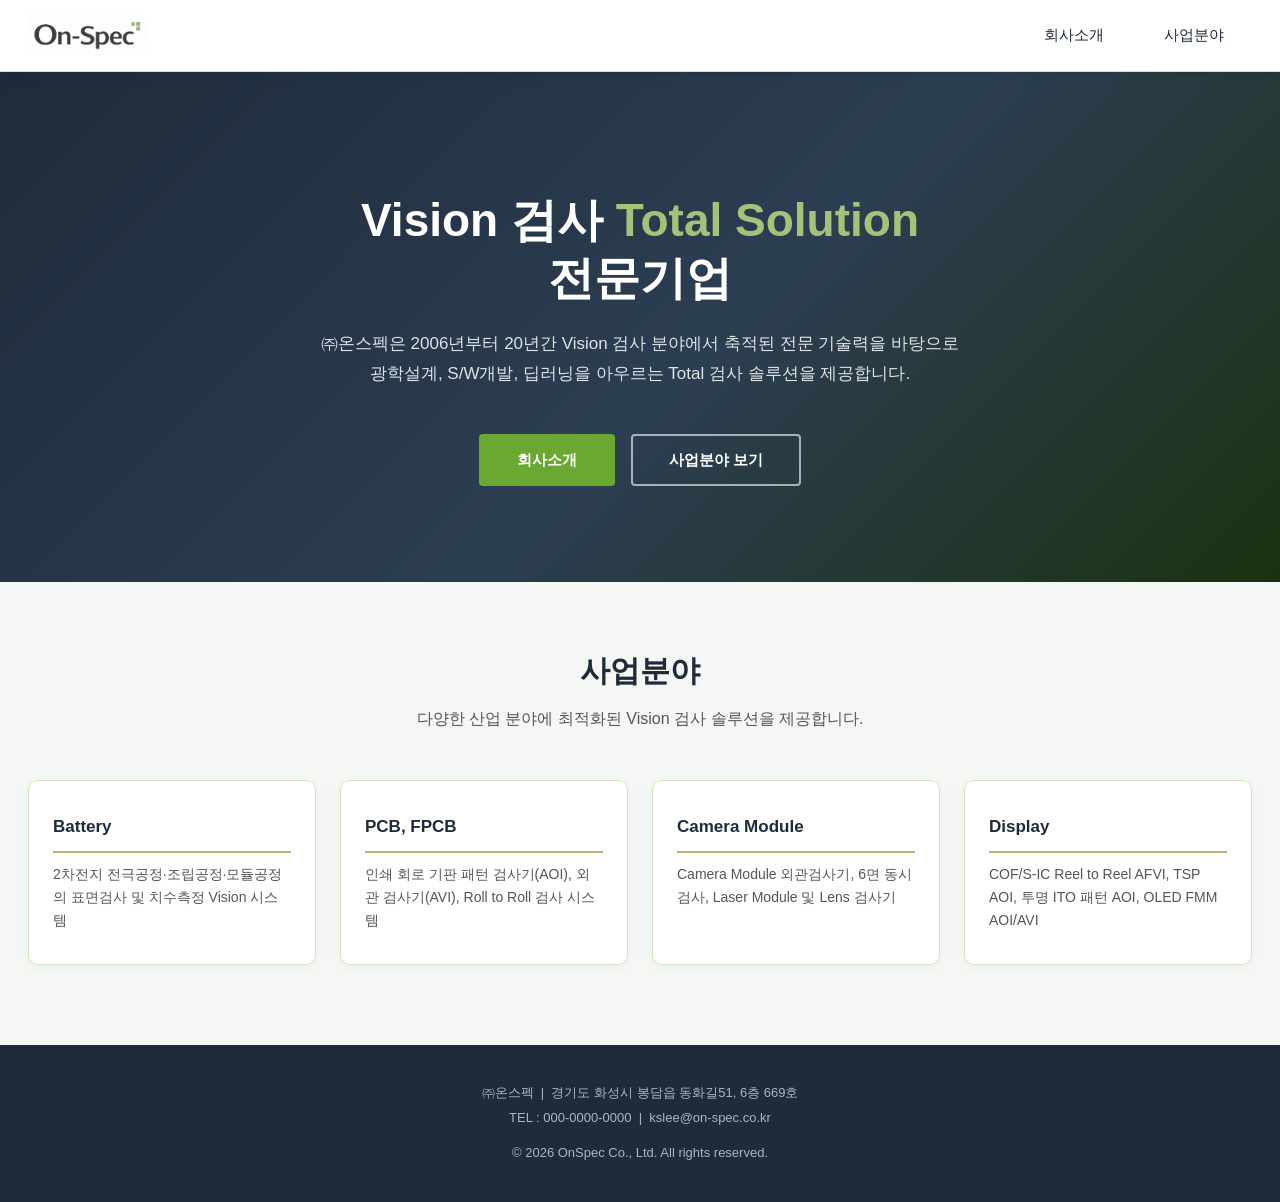
<file: index.html>
<!DOCTYPE html>
<html lang="ko">
<head>
    <meta charset="UTF-8">
    <meta name="viewport" content="width=device-width, initial-scale=1.0">
    <link rel="icon" href="favicon.ico" type="image/x-icon">
    <title>㈜온스펙 - Vision 검사 Total Solution</title>
    <link rel="stylesheet" href="style.css">
</head>
<body>

    <!-- ══ HEADER ══════════════════════════════════════════════ -->
    <header class="site-header">
        <div class="header-inner">
            <div class="logo">
                <a href="index.html"><img src="res/logo.png" alt="㈜온스펙"></a>
            </div>
            <nav class="main-nav">
                <ul>
                    <li class="has-dropdown">
                        <a href="about.html">회사소개</a>
                        <ul class="dropdown">
                            <li><a href="about.html#profile">Profile</a></li>
                            <li><a href="about.html#orgchart">Org Chart</a></li>
                            <li><a href="about.html#location">Location</a></li>
                            <li><a href="about.html#contact">Contact</a></li>
                        </ul>
                    </li>
                    <li class="has-dropdown">
                        <a href="business.html">사업분야</a>
                        <ul class="dropdown">
                            <li><a href="business.html#battery">Battery</a></li>
                            <li><a href="business.html#pcb">PCB, FPCB</a></li>
                            <li><a href="business.html#camera">Camera Module</a></li>
                            <li><a href="business.html#display">Display</a></li>
                        </ul>
                    </li>
                </ul>
            </nav>
            <button class="menu-toggle" id="menuToggle" aria-label="메뉴 열기">
                <span></span><span></span><span></span>
            </button>
        </div>
    </header>

    <!-- ══ MOBILE NAV ══════════════════════════════════════════ -->
    <nav class="mobile-nav" id="mobileNav">
        <ul>
            <li>
                <a href="about.html">회사소개</a>
                <ul class="mobile-sub">
                    <li><a href="about.html#profile">Profile</a></li>
                    <li><a href="about.html#orgchart">Org Chart</a></li>
                    <li><a href="about.html#location">Location</a></li>
                    <li><a href="about.html#contact">Contact</a></li>
                </ul>
            </li>
            <li>
                <a href="business.html">사업분야</a>
                <ul class="mobile-sub">
                    <li><a href="business.html#battery">Battery</a></li>
                    <li><a href="business.html#pcb">PCB, FPCB</a></li>
                    <li><a href="business.html#camera">Camera Module</a></li>
                    <li><a href="business.html#display">Display</a></li>
                </ul>
            </li>
        </ul>
    </nav>

    <!-- ══ PAGE BODY ════════════════════════════════════════════ -->
    <div class="page-body">

        <!-- HERO -->
        <section class="hero">
            <div class="hero-inner">
                <h1>Vision 검사 <em>Total Solution</em><br>전문기업</h1>
                <p>
                    ㈜온스펙은 2006년부터 20년간 Vision 검사 분야에서 축적된 전문 기술력을 바탕으로<br>
                    광학설계, S/W개발, 딥러닝을 아우르는 Total 검사 솔루션을 제공합니다.
                </p>
                <div class="hero-cta">
                    <a href="about.html" class="btn-primary">회사소개</a>
                    <a href="business.html" class="btn-outline">사업분야 보기</a>
                </div>
            </div>
        </section>

        <!-- OVERVIEW -->
        <section class="overview">
            <div class="overview-title">
                <h2>사업분야</h2>
                <p>다양한 산업 분야에 최적화된 Vision 검사 솔루션을 제공합니다.</p>
            </div>
            <div class="overview-grid">
                <a href="business.html#battery" class="overview-card">
                    <h3>Battery</h3>
                    <p>2차전지 전극공정·조립공정·모듈공정의 표면검사 및 치수측정 Vision 시스템</p>
                </a>
                <a href="business.html#pcb" class="overview-card">
                    <h3>PCB, FPCB</h3>
                    <p>인쇄 회로 기판 패턴 검사기(AOI), 외관 검사기(AVI), Roll to Roll 검사 시스템</p>
                </a>
                <a href="business.html#camera" class="overview-card">
                    <h3>Camera Module</h3>
                    <p>Camera Module 외관검사기, 6면 동시검사, Laser Module 및 Lens 검사기</p>
                </a>
                <a href="business.html#display" class="overview-card">
                    <h3>Display</h3>
                    <p>COF/S-IC Reel to Reel AFVI, TSP AOI, 투명 ITO 패턴 AOI, OLED FMM AOI/AVI</p>
                </a>
            </div>
        </section>

    </div><!-- /.page-body -->

    <!-- ══ FOOTER ══════════════════════════════════════════════ -->
    <footer class="site-footer">
        <p>㈜온스펙 &nbsp;|&nbsp; 경기도 화성시 봉담읍 동화길51, 6층 669호</p>
        <p>TEL : 000-0000-0000 &nbsp;|&nbsp; kslee@on-spec.co.kr</p>
        <p class="footer-copy">© 2026 OnSpec Co., Ltd. All rights reserved.</p>
    </footer>

    <script>
        const menuToggle = document.getElementById('menuToggle');
        const mobileNav = document.getElementById('mobileNav');
        menuToggle.addEventListener('click', function () {
            mobileNav.classList.toggle('open');
            menuToggle.classList.toggle('open');
        });

        /* Close mobile nav when any nav link is tapped (same-page anchors) */
        mobileNav.querySelectorAll('a').forEach(function (link) {
            link.addEventListener('click', function () {
                mobileNav.classList.remove('open');
                menuToggle.classList.remove('open');
            });
        });

        /* Desktop dropdown: open on mouseenter, close on mouseleave only */
        document.querySelectorAll('.has-dropdown').forEach(function (item) {
            item.addEventListener('mouseenter', function () {
                item.classList.add('open');
            });
            item.addEventListener('mouseleave', function () {
                item.classList.remove('open');
            });
        });
    </script>

</body>
</html>
</file>
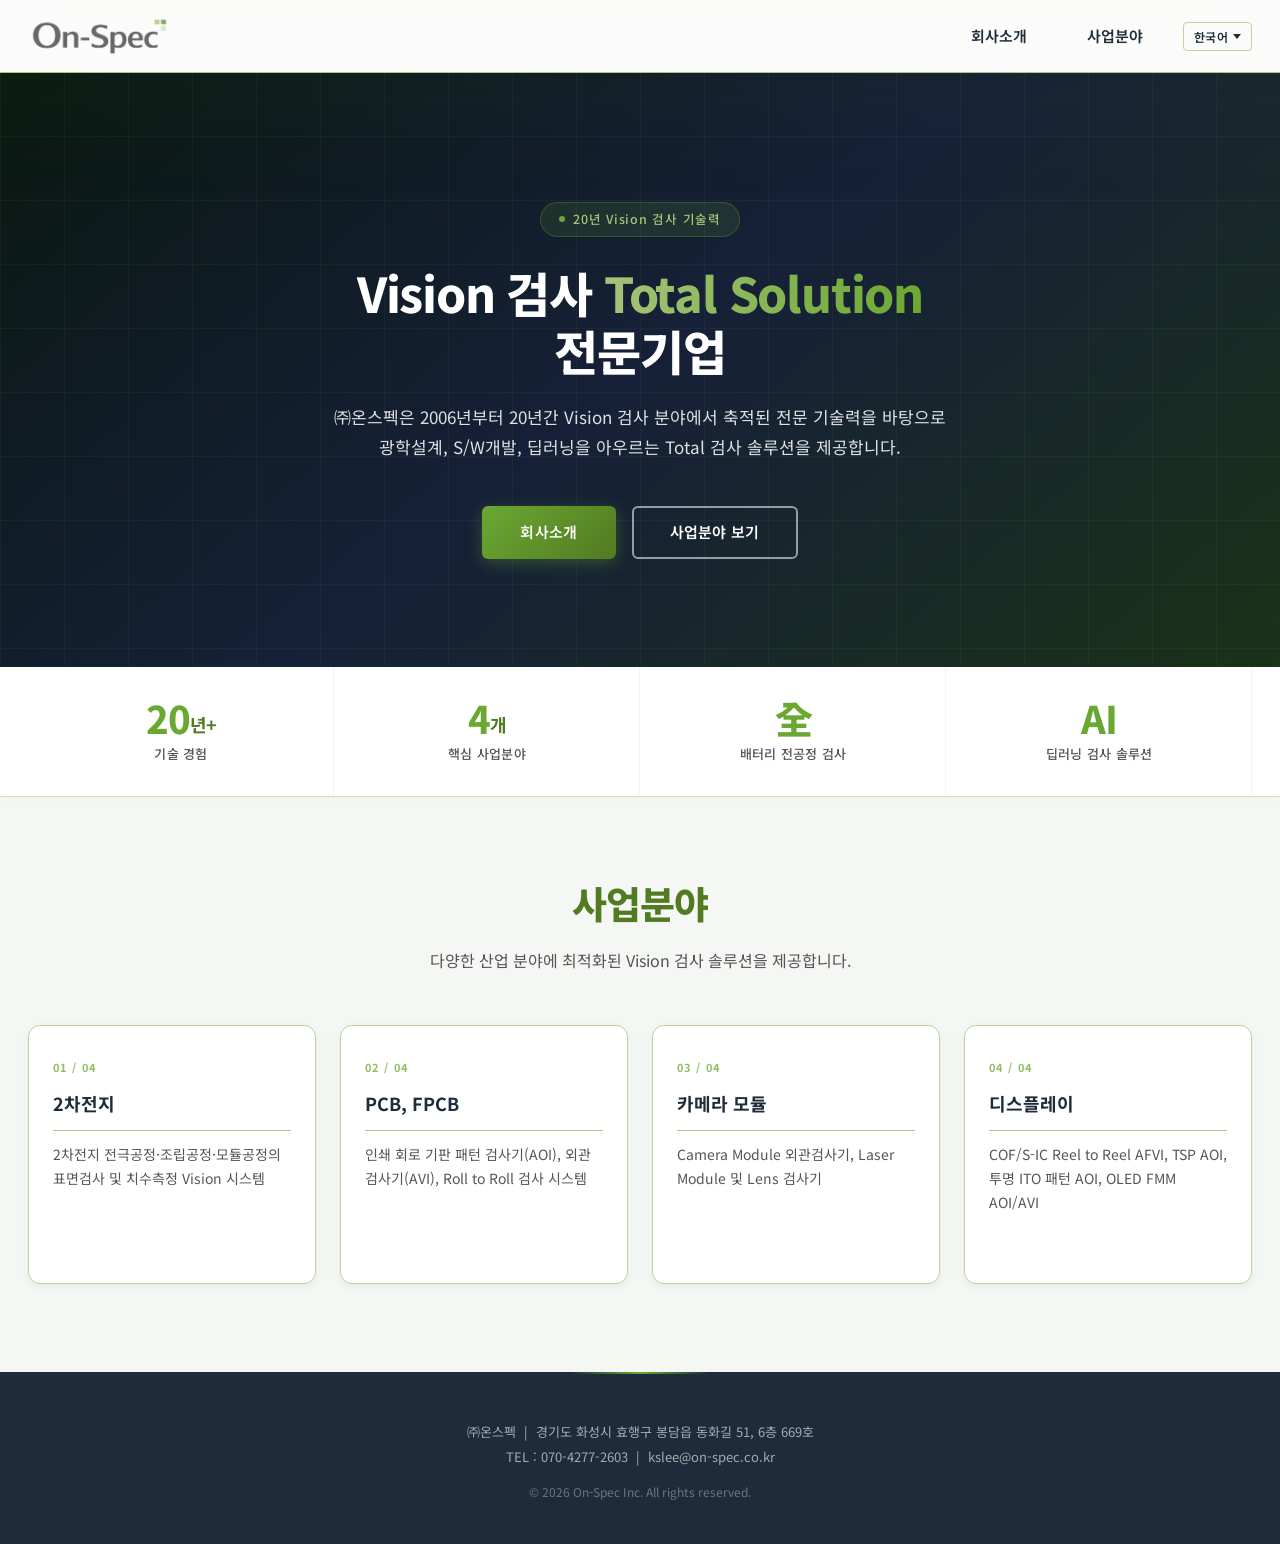
<file: OnSpec_Homepage/wwwroot/index.html>
<!DOCTYPE html>
<html lang="ko">
<head>
    <meta charset="UTF-8">
    <meta name="viewport" content="width=device-width, initial-scale=1.0">
    <link rel="icon" href="favicon.ico" type="image/x-icon">
    <title>㈜온스펙 - Vision 검사 Total Solution</title>
    <link rel="preconnect" href="https://fonts.googleapis.com">
    <link rel="preconnect" href="https://fonts.gstatic.com" crossorigin>
    <link rel="stylesheet" href="https://fonts.googleapis.com/css2?family=Noto+Sans+KR:wght@400;500;600;700;800&display=swap">
    <link rel="stylesheet" href="style.css">
</head>
<body data-page="index">

    <!-- ══ HEADER ══════════════════════════════════════════════ -->
    <header class="site-header">
        <div class="header-inner">
            <div class="logo">
                <a href="index.html"><img src="res/logo.png" alt="㈜온스펙"></a>
            </div>
            <nav class="main-nav">
                <ul>
                    <li class="has-dropdown">
                        <a href="about.html" data-i18n="nav-about">회사소개</a>
                        <ul class="dropdown">
                            <li><a href="about.html#profile" data-i18n="sub-profile">기업 개요</a></li>
                            <li><a href="about.html#orgchart" data-i18n="sub-orgchart">조직도</a></li>
                            <li><a href="about.html#location" data-i18n="sub-location">오시는 길</a></li>
                            <li><a href="about.html#contact" data-i18n="sub-contact">연락처</a></li>
                        </ul>
                    </li>
                    <li class="has-dropdown">
                        <a href="business.html" data-i18n="nav-business">사업분야</a>
                        <ul class="dropdown">
                            <li><a href="business.html#battery" data-i18n="sub-battery">2차전지</a></li>
                            <li><a href="business.html#pcb" data-i18n="sub-pcb">PCB, FPCB</a></li>
                            <li><a href="business.html#camera" data-i18n="sub-camera">카메라 모듈</a></li>
                            <li><a href="business.html#display" data-i18n="sub-display">디스플레이</a></li>
                        </ul>
                    </li>
                </ul>
            </nav>
            <div class="lang-select" id="langSelect"></div>
            <button class="menu-toggle" id="menuToggle" data-i18n-aria="menu-aria" aria-label="메뉴 열기">
                <span></span><span></span><span></span>
            </button>
        </div>
    </header>

    <!-- ══ MOBILE NAV ══════════════════════════════════════════ -->
    <nav class="mobile-nav" id="mobileNav">
        <ul>
            <li>
                <a href="about.html" data-i18n="nav-about">회사소개</a>
                <ul class="mobile-sub">
                    <li><a href="about.html#profile" data-i18n="sub-profile">기업 개요</a></li>
                    <li><a href="about.html#orgchart" data-i18n="sub-orgchart">조직도</a></li>
                    <li><a href="about.html#location" data-i18n="sub-location">오시는 길</a></li>
                    <li><a href="about.html#contact" data-i18n="sub-contact">연락처</a></li>
                </ul>
            </li>
            <li>
                <a href="business.html" data-i18n="nav-business">사업분야</a>
                <ul class="mobile-sub">
                    <li><a href="business.html#battery" data-i18n="sub-battery">2차전지</a></li>
                    <li><a href="business.html#pcb" data-i18n="sub-pcb">PCB, FPCB</a></li>
                    <li><a href="business.html#camera" data-i18n="sub-camera">카메라 모듈</a></li>
                    <li><a href="business.html#display" data-i18n="sub-display">디스플레이</a></li>
                </ul>
            </li>
        </ul>
    </nav>

    <!-- ══ PAGE BODY ════════════════════════════════════════════ -->
    <div class="page-body">

        <!-- HERO -->
        <section class="hero">
            <div class="hero-inner">
                <div class="hero-badge" data-i18n="hero-badge">20년 Vision 검사 기술력</div>
                <h1 data-i18n="hero-title">Vision 검사 <em>Total Solution</em><br>전문기업</h1>
                <p data-i18n="hero-desc">
                    ㈜온스펙은 2006년부터 20년간 Vision 검사 분야에서 축적된 전문 기술력을 바탕으로<br>
                    광학설계, S/W개발, 딥러닝을 아우르는 Total 검사 솔루션을 제공합니다.
                </p>
                <div class="hero-cta">
                    <a href="about.html" class="btn-primary" data-i18n="hero-btn-about">회사소개</a>
                    <a href="business.html" class="btn-outline" data-i18n="hero-btn-business">사업분야 보기</a>
                </div>
            </div>
        </section>

        <!-- STATS -->
        <div class="stats-section">
            <div class="stats-inner">
                <div class="stat-item">
                    <span class="stat-num">20<span class="stat-unit" data-i18n="stat-experience-u">년+</span></span>
                    <span class="stat-label" data-i18n="stat-experience">기술 경험</span>
                </div>
                <div class="stat-item">
                    <span class="stat-num">4<span class="stat-unit" data-i18n="stat-business-u">개</span></span>
                    <span class="stat-label" data-i18n="stat-business">핵심 사업분야</span>
                </div>
                <div class="stat-item">
                    <span class="stat-num">全</span>
                    <span class="stat-label" data-i18n="stat-battery">배터리 전공정 검사</span>
                </div>
                <div class="stat-item">
                    <span class="stat-num">AI</span>
                    <span class="stat-label" data-i18n="stat-ai">딥러닝 검사 솔루션</span>
                </div>
            </div>
        </div>

        <!-- OVERVIEW -->
        <section class="overview">
            <div class="overview-title">
                <span class="section-tag" data-i18n="overview-tag">사업분야</span>
                <p data-i18n="overview-p">다양한 산업 분야에 최적화된 Vision 검사 솔루션을 제공합니다.</p>
            </div>
            <div class="overview-grid">
                <a href="business.html#battery" class="overview-card">
                    <span class="card-num">01 / 04</span>
                    <h3 data-i18n="sub-battery">2차전지</h3>
                    <p data-i18n="card-battery">2차전지 전극공정·조립공정·모듈공정의 표면검사 및 치수측정 Vision 시스템</p>
                    <span class="card-arrow" data-i18n="card-more">더 보기</span>
                </a>
                <a href="business.html#pcb" class="overview-card">
                    <span class="card-num">02 / 04</span>
                    <h3 data-i18n="sub-pcb">PCB, FPCB</h3>
                    <p data-i18n="card-pcb">인쇄 회로 기판 패턴 검사기(AOI), 외관 검사기(AVI), Roll to Roll 검사 시스템</p>
                    <span class="card-arrow" data-i18n="card-more">더 보기</span>
                </a>
                <a href="business.html#camera" class="overview-card">
                    <span class="card-num">03 / 04</span>
                    <h3 data-i18n="sub-camera">카메라 모듈</h3>
                    <p data-i18n="card-camera">Camera Module 외관검사기, Laser Module 및 Lens 검사기</p>
                    <span class="card-arrow" data-i18n="card-more">더 보기</span>
                </a>
                <a href="business.html#display" class="overview-card">
                    <span class="card-num">04 / 04</span>
                    <h3 data-i18n="sub-display">디스플레이</h3>
                    <p data-i18n="card-display">COF/S-IC Reel to Reel AFVI, TSP AOI, 투명 ITO 패턴 AOI, OLED FMM AOI/AVI</p>
                    <span class="card-arrow" data-i18n="card-more">더 보기</span>
                </a>
            </div>
        </section>

    </div><!-- /.page-body -->

    <!-- ══ FOOTER ══════════════════════════════════════════════ -->
    <footer class="site-footer">
        <p data-i18n="footer-addr">㈜온스펙 &nbsp;|&nbsp; 경기도 화성시 효행구 봉담읍 동화길 51, 6층 669호</p>
        <p data-i18n="footer-tel">TEL : 070-4277-2603 &nbsp;|&nbsp; kslee@on-spec.co.kr</p>
        <p class="footer-copy">© 2026 On-Spec Inc. All rights reserved.</p>
    </footer>

    <script>
        const menuToggle = document.getElementById('menuToggle');
        const mobileNav = document.getElementById('mobileNav');
        menuToggle.addEventListener('click', function () {
            mobileNav.classList.toggle('open');
            menuToggle.classList.toggle('open');
        });

        /* Close mobile nav when any nav link is tapped (same-page anchors) */
        mobileNav.querySelectorAll('a').forEach(function (link) {
            link.addEventListener('click', function () {
                mobileNav.classList.remove('open');
                menuToggle.classList.remove('open');
            });
        });
    </script>
    <script src="lang.js"></script>

</body>
</html>
</file>
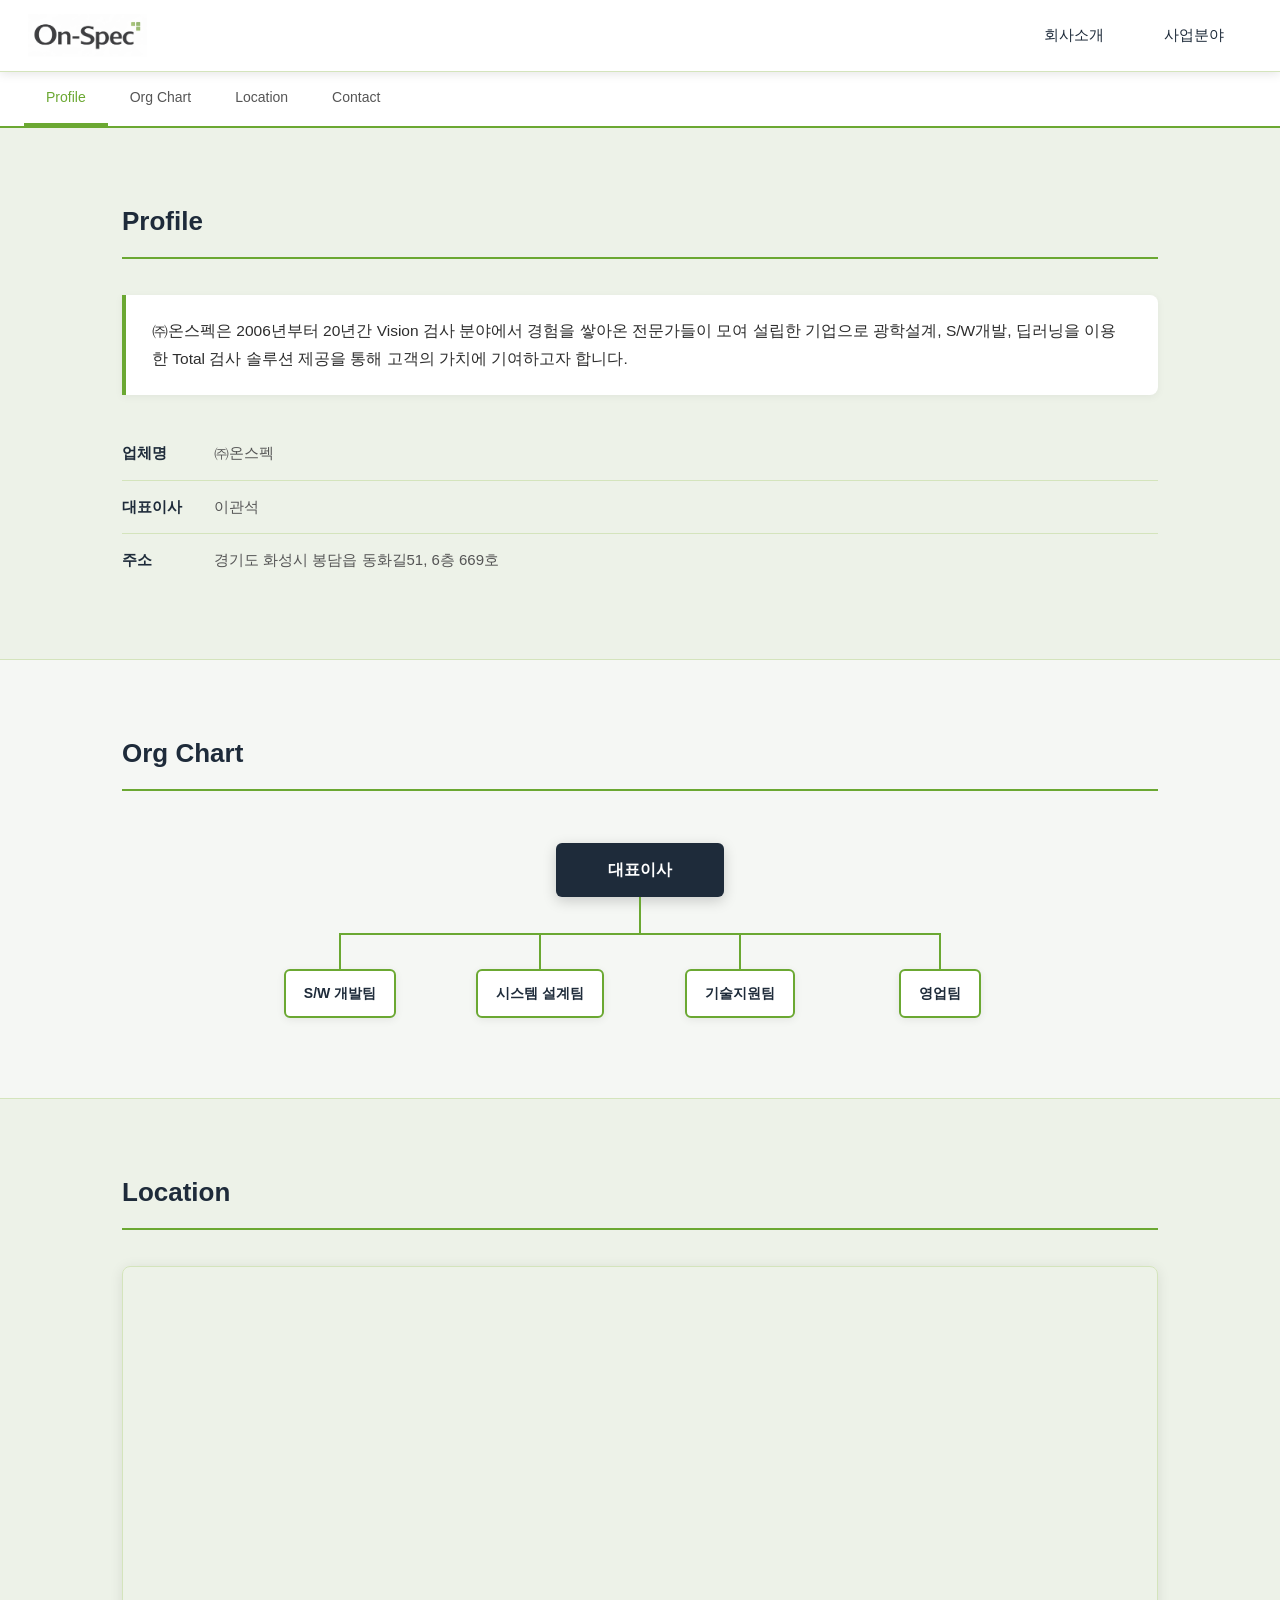
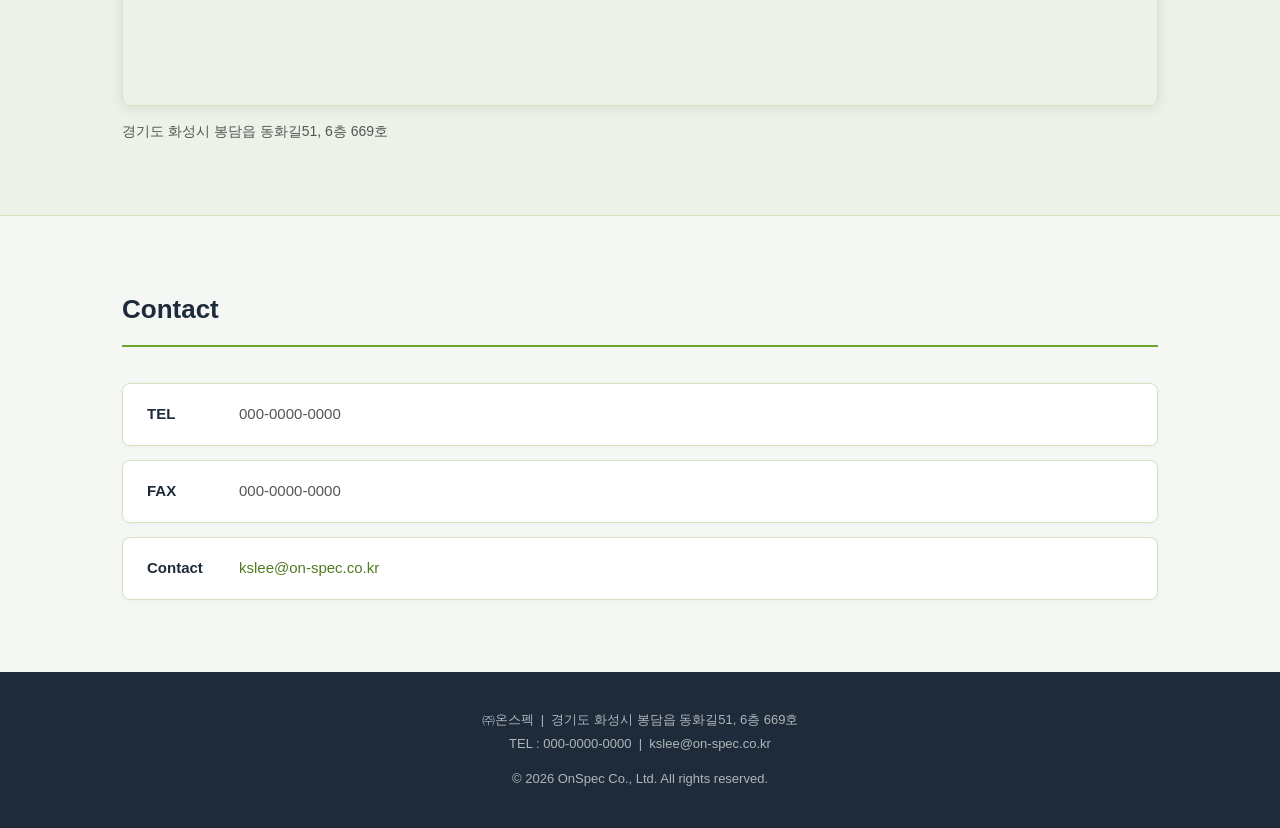
<file: about.html>
<!DOCTYPE html>
<html lang="ko">
<head>
    <meta charset="UTF-8">
    <meta name="viewport" content="width=device-width, initial-scale=1.0">
    <link rel="icon" href="favicon.ico" type="image/x-icon">
    <title>회사소개 - ㈜온스펙</title>
    <link rel="stylesheet" href="style.css">
</head>
<body>

    <!-- ══ HEADER ══════════════════════════════════════════════ -->
    <header class="site-header">
        <div class="header-inner">
            <div class="logo">
                <a href="index.html"><img src="res/logo.png" alt="㈜온스펙"></a>
            </div>
            <nav class="main-nav">
                <ul>
                    <li class="has-dropdown">
                        <a href="about.html">회사소개</a>
                        <ul class="dropdown">
                            <li><a href="about.html#profile">Profile</a></li>
                            <li><a href="about.html#orgchart">Org Chart</a></li>
                            <li><a href="about.html#location">Location</a></li>
                            <li><a href="about.html#contact">Contact</a></li>
                        </ul>
                    </li>
                    <li class="has-dropdown">
                        <a href="business.html">사업분야</a>
                        <ul class="dropdown">
                            <li><a href="business.html#battery">Battery</a></li>
                            <li><a href="business.html#pcb">PCB, FPCB</a></li>
                            <li><a href="business.html#camera">Camera Module</a></li>
                            <li><a href="business.html#display">Display</a></li>
                        </ul>
                    </li>
                </ul>
            </nav>
            <button class="menu-toggle" id="menuToggle" aria-label="메뉴 열기">
                <span></span><span></span><span></span>
            </button>
        </div>
    </header>

    <!-- ══ MOBILE NAV ══════════════════════════════════════════ -->
    <nav class="mobile-nav" id="mobileNav">
        <ul>
            <li>
                <a href="about.html">회사소개</a>
                <ul class="mobile-sub">
                    <li><a href="about.html#profile">Profile</a></li>
                    <li><a href="about.html#orgchart">Org Chart</a></li>
                    <li><a href="about.html#location">Location</a></li>
                    <li><a href="about.html#contact">Contact</a></li>
                </ul>
            </li>
            <li>
                <a href="business.html">사업분야</a>
                <ul class="mobile-sub">
                    <li><a href="business.html#battery">Battery</a></li>
                    <li><a href="business.html#pcb">PCB, FPCB</a></li>
                    <li><a href="business.html#camera">Camera Module</a></li>
                    <li><a href="business.html#display">Display</a></li>
                </ul>
            </li>
        </ul>
    </nav>

    <!-- ══ PAGE BODY ════════════════════════════════════════════ -->
    <div class="page-body">

        <!-- SUB-NAV -->
        <nav class="sub-nav" id="subNav">
            <ul>
                <li><a href="#profile" class="active">Profile</a></li>
                <li><a href="#orgchart">Org Chart</a></li>
                <li><a href="#location">Location</a></li>
                <li><a href="#contact">Contact</a></li>
            </ul>
        </nav>

        <!-- ── PROFILE ──────────────────────────────────────────── -->
        <section id="profile" class="page-section">
            <div class="section-inner">
                <div class="section-title"><h2>Profile</h2></div>
                <p class="profile-intro">
                    ㈜온스펙은 2006년부터 20년간 Vision 검사 분야에서 경험을 쌓아온 전문가들이 모여 설립한 기업으로
                    광학설계, S/W개발, 딥러닝을 이용한 Total 검사 솔루션 제공을 통해 고객의 가치에 기여하고자 합니다.
                </p>
                <div class="profile-info">
                    <div class="profile-info-row">
                        <span class="label">업체명</span>
                        <span class="value">㈜온스펙</span>
                    </div>
                    <div class="profile-info-row">
                        <span class="label">대표이사</span>
                        <span class="value">이관석</span>
                    </div>
                    <div class="profile-info-row">
                        <span class="label">주소</span>
                        <span class="value">경기도 화성시 봉담읍 동화길51, 6층 669호</span>
                    </div>
                </div>
            </div>
        </section>

        <!-- ── ORG CHART ─────────────────────────────────────────── -->
        <section id="orgchart" class="page-section">
            <div class="section-inner">
                <div class="section-title"><h2>Org Chart</h2></div>
                <div class="org-chart">
                    <div class="org-root">
                        <div class="org-root-box">대표이사</div>
                    </div>
                    <div class="org-branches">
                        <div class="org-branch"><div class="org-box">S/W 개발팀</div></div>
                        <div class="org-branch"><div class="org-box">시스템 설계팀</div></div>
                        <div class="org-branch"><div class="org-box">기술지원팀</div></div>
                        <div class="org-branch"><div class="org-box">영업팀</div></div>
                    </div>
                </div>
            </div>
        </section>

        <!-- ── LOCATION ──────────────────────────────────────────── -->
        <section id="location" class="page-section">
            <div class="section-inner">
                <div class="section-title"><h2>Location</h2></div>
                <div id="map-container"></div>
                <p class="map-address">경기도 화성시 봉담읍 동화길51, 6층 669호</p>
            </div>
        </section>

        <!-- ── CONTACT ───────────────────────────────────────────── -->
        <section id="contact" class="page-section">
            <div class="section-inner">
                <div class="section-title"><h2>Contact</h2></div>
                <div class="contact-list">
                    <div class="contact-item">
                        <span class="contact-label">TEL</span>
                        <span class="contact-value">000-0000-0000</span>
                    </div>
                    <div class="contact-item">
                        <span class="contact-label">FAX</span>
                        <span class="contact-value">000-0000-0000</span>
                    </div>
                    <div class="contact-item">
                        <span class="contact-label">Contact</span>
                        <span class="contact-value">
                            <a href="mailto:kslee@on-spec.co.kr" class="contact-email">kslee@on-spec.co.kr</a>
                        </span>
                    </div>
                </div>
            </div>
        </section>

    </div><!-- /.page-body -->

    <!-- ══ FOOTER ══════════════════════════════════════════════ -->
    <footer class="site-footer">
        <p>㈜온스펙 &nbsp;|&nbsp; 경기도 화성시 봉담읍 동화길51, 6층 669호</p>
        <p>TEL : 000-0000-0000 &nbsp;|&nbsp; kslee@on-spec.co.kr</p>
        <p class="footer-copy">© 2026 OnSpec Co., Ltd. All rights reserved.</p>
    </footer>

    <!-- Kakao Map SDK -->
    <script type="text/javascript"
            src="//dapi.kakao.com/v2/maps/sdk.js?appkey=194ebc2e518536d0afcc4bf7dd3fdeeb&libraries=services"></script>

    <script>
        /* ── Mobile menu ── */
        const menuToggle = document.getElementById('menuToggle');
        const mobileNav = document.getElementById('mobileNav');
        menuToggle.addEventListener('click', function () {
            mobileNav.classList.toggle('open');
            menuToggle.classList.toggle('open');
        });

        /* Close mobile nav when any nav link is tapped (same-page anchors) */
        mobileNav.querySelectorAll('a').forEach(function (link) {
            link.addEventListener('click', function () {
                mobileNav.classList.remove('open');
                menuToggle.classList.remove('open');
            });
        });

        /* Desktop dropdown: open on mouseenter, close on mouseleave only */
        document.querySelectorAll('.has-dropdown').forEach(function (item) {
            item.addEventListener('mouseenter', function () {
                item.classList.add('open');
            });
            item.addEventListener('mouseleave', function () {
                item.classList.remove('open');
            });
        });
        const subLinks = document.querySelectorAll('#subNav a');
        const sections = document.querySelectorAll('.page-section');

        const io = new IntersectionObserver(function (entries) {
            entries.forEach(function (entry) {
                if (entry.isIntersecting) {
                    var id = entry.target.getAttribute('id');
                    subLinks.forEach(function (link) {
                        link.classList.toggle('active', link.getAttribute('href') === '#' + id);
                    });
                }
            });
        }, { rootMargin: '-130px 0px -55% 0px', threshold: 0 });

        sections.forEach(function (s) { io.observe(s); });

        /* ── Kakao Map ── */
        kakao.maps.load(function () {
            var container = document.getElementById('map-container');
            var geocoder = new kakao.maps.services.Geocoder();

            geocoder.addressSearch('경기도 화성시 봉담읍 동화길 51', function (result, status) {
                var coords;
                if (status === kakao.maps.services.Status.OK) {
                    coords = new kakao.maps.LatLng(result[0].y, result[0].x);
                } else {
                    /* fallback: approximate coords for 봉담읍 */
                    coords = new kakao.maps.LatLng(37.2098, 126.9062);
                }

                var map = new kakao.maps.Map(container, { center: coords, level: 3 });
                var marker = new kakao.maps.Marker({ map: map, position: coords });

                kakao.maps.event.addListener(marker, 'click', function () {
                    if (window.confirm('카카오 맵으로 이동할까요?')) {
                        window.open(
                            'https://map.kakao.com/link/map/㈜온스펙,' +
                            coords.getLat() + ',' + coords.getLng(),
                            '_blank'
                        );
                    }
                });
            });
        });
    </script>

</body>
</html>
</file>
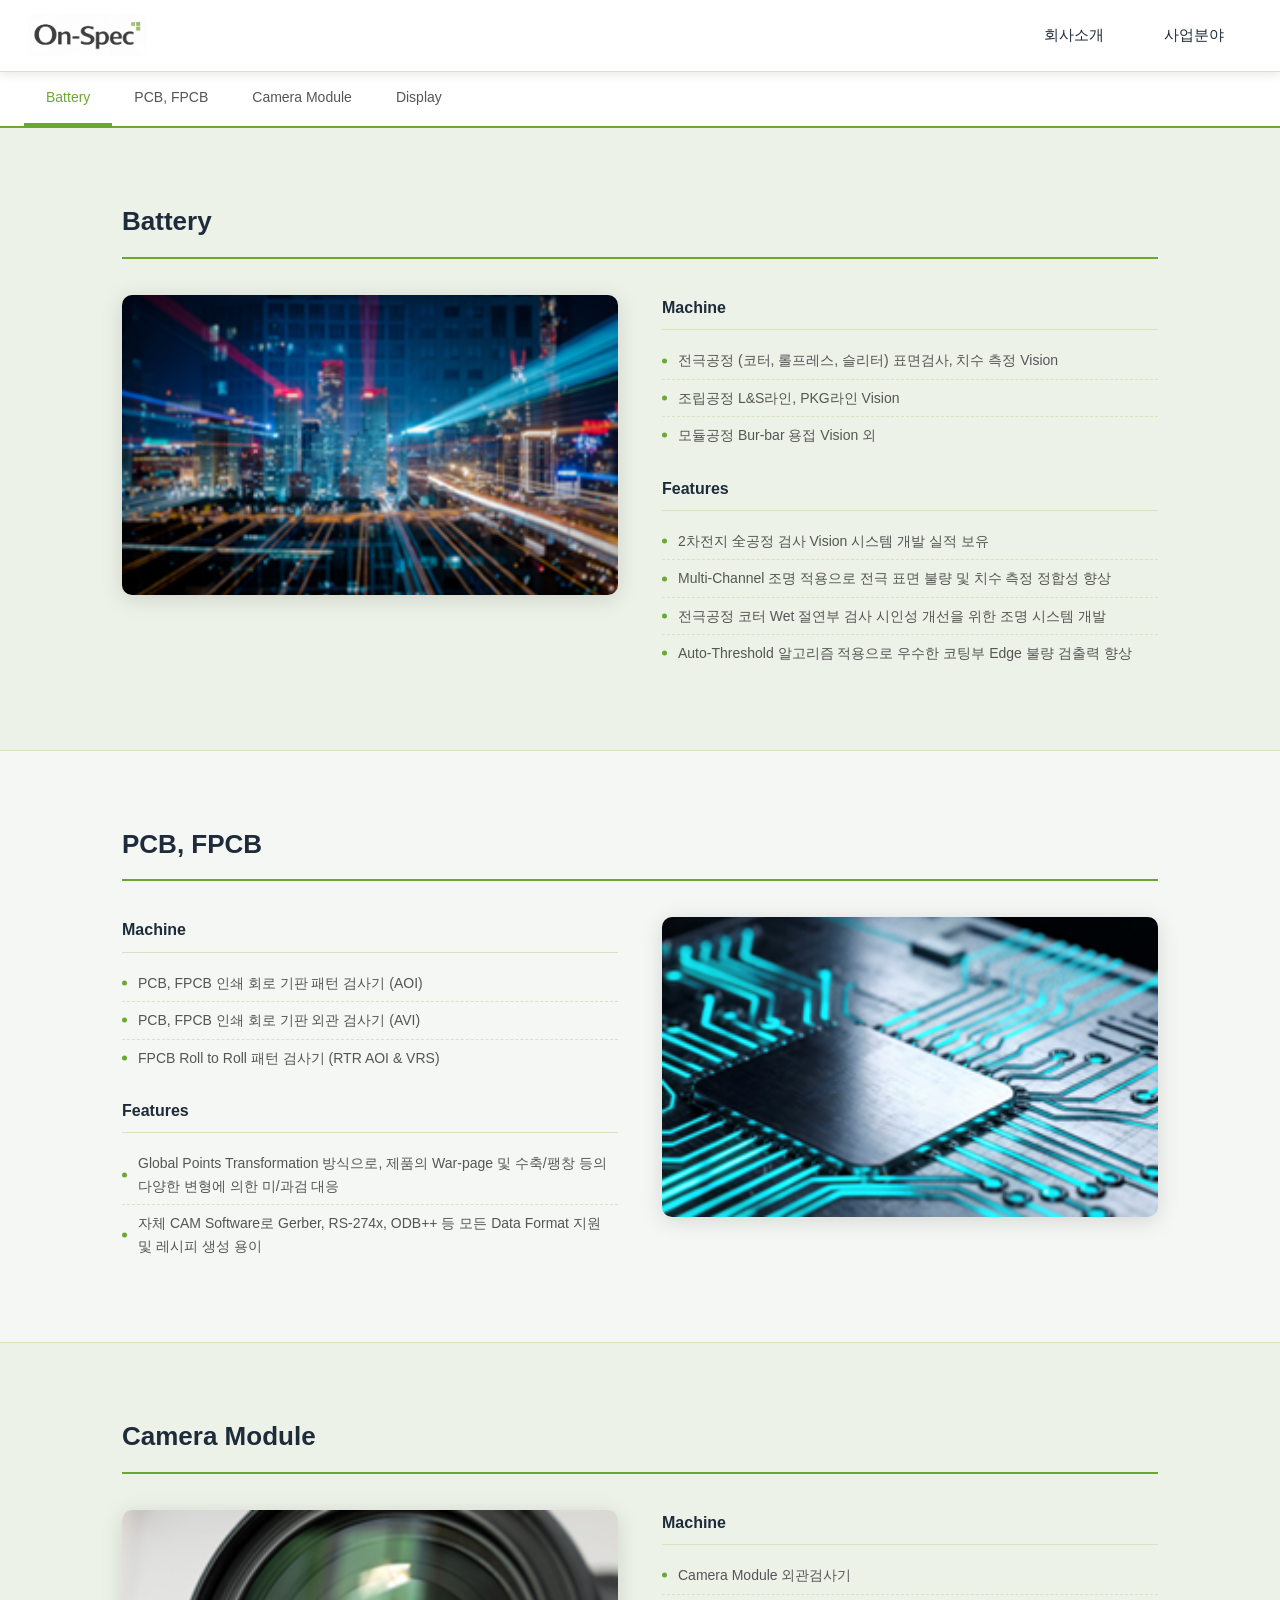
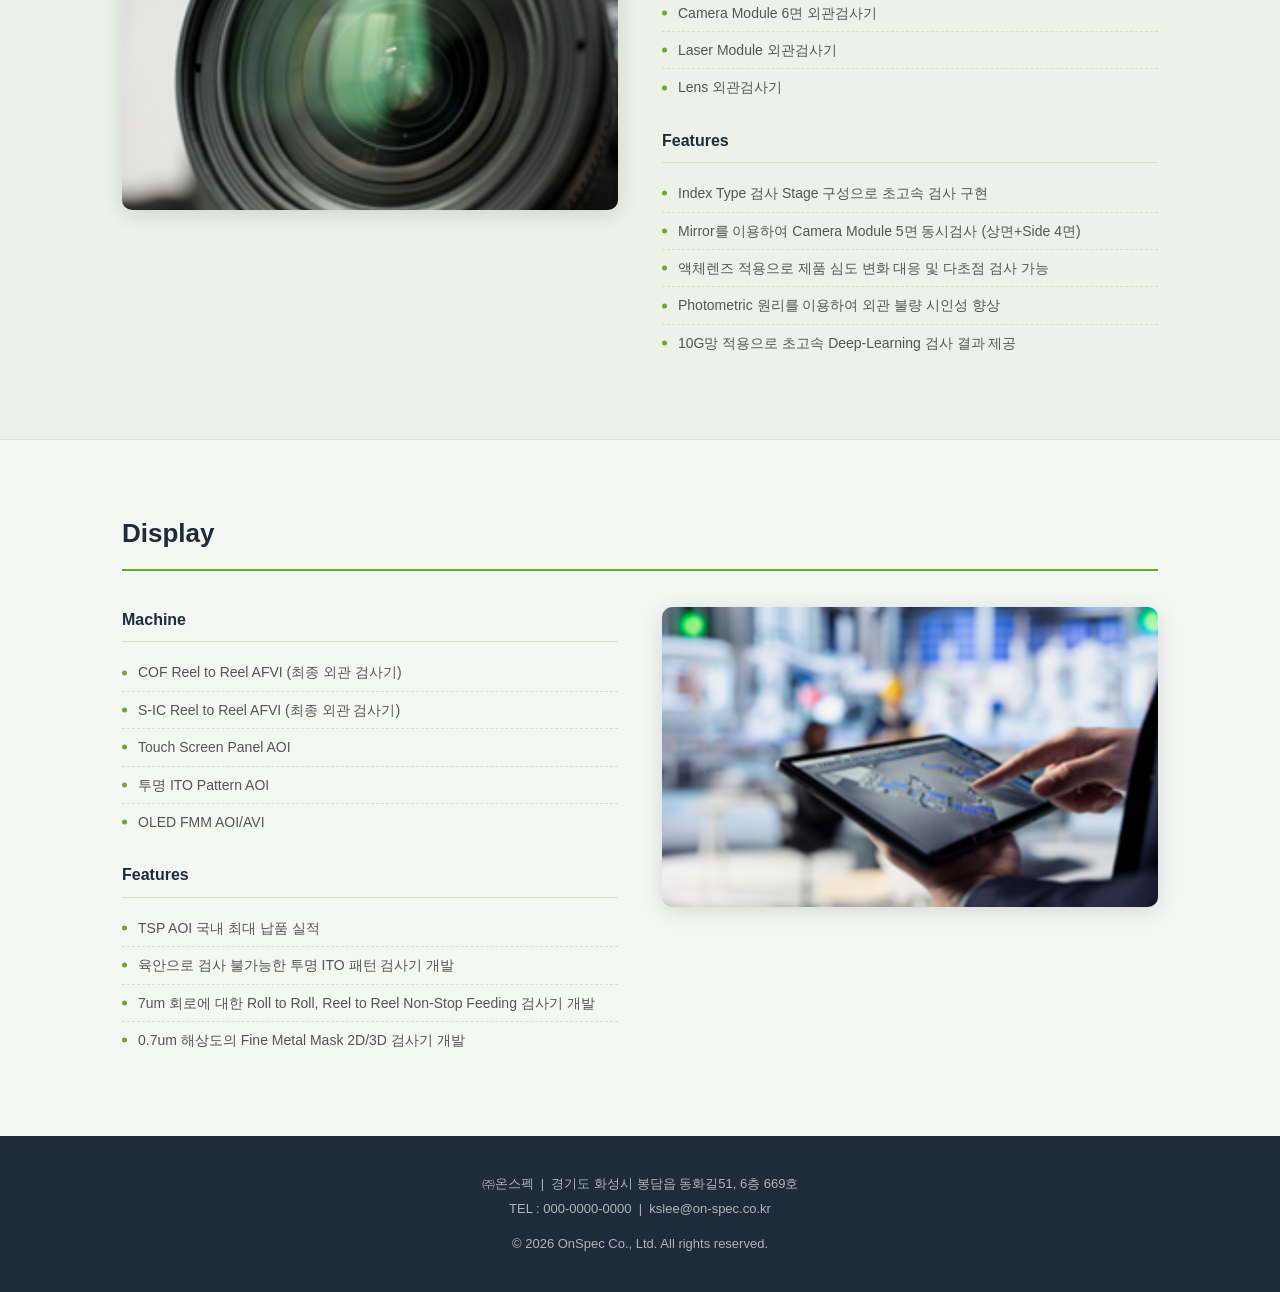
<file: business.html>
<!DOCTYPE html>
<html lang="ko">
<head>
    <meta charset="UTF-8">
    <meta name="viewport" content="width=device-width, initial-scale=1.0">
    <link rel="icon" href="favicon.ico" type="image/x-icon">
    <title>사업분야 - ㈜온스펙</title>
    <link rel="stylesheet" href="style.css">
</head>
<body>

    <!-- ══ HEADER ══════════════════════════════════════════════ -->
    <header class="site-header">
        <div class="header-inner">
            <div class="logo">
                <a href="index.html"><img src="res/logo.png" alt="㈜온스펙"></a>
            </div>
            <nav class="main-nav">
                <ul>
                    <li class="has-dropdown">
                        <a href="about.html">회사소개</a>
                        <ul class="dropdown">
                            <li><a href="about.html#profile">Profile</a></li>
                            <li><a href="about.html#orgchart">Org Chart</a></li>
                            <li><a href="about.html#location">Location</a></li>
                            <li><a href="about.html#contact">Contact</a></li>
                        </ul>
                    </li>
                    <li class="has-dropdown">
                        <a href="business.html">사업분야</a>
                        <ul class="dropdown">
                            <li><a href="business.html#battery">Battery</a></li>
                            <li><a href="business.html#pcb">PCB, FPCB</a></li>
                            <li><a href="business.html#camera">Camera Module</a></li>
                            <li><a href="business.html#display">Display</a></li>
                        </ul>
                    </li>
                </ul>
            </nav>
            <button class="menu-toggle" id="menuToggle" aria-label="메뉴 열기">
                <span></span><span></span><span></span>
            </button>
        </div>
    </header>

    <!-- ══ MOBILE NAV ══════════════════════════════════════════ -->
    <nav class="mobile-nav" id="mobileNav">
        <ul>
            <li>
                <a href="about.html">회사소개</a>
                <ul class="mobile-sub">
                    <li><a href="about.html#profile">Profile</a></li>
                    <li><a href="about.html#orgchart">Org Chart</a></li>
                    <li><a href="about.html#location">Location</a></li>
                    <li><a href="about.html#contact">Contact</a></li>
                </ul>
            </li>
            <li>
                <a href="business.html">사업분야</a>
                <ul class="mobile-sub">
                    <li><a href="business.html#battery">Battery</a></li>
                    <li><a href="business.html#pcb">PCB, FPCB</a></li>
                    <li><a href="business.html#camera">Camera Module</a></li>
                    <li><a href="business.html#display">Display</a></li>
                </ul>
            </li>
        </ul>
    </nav>

    <!-- ══ PAGE BODY ════════════════════════════════════════════ -->
    <div class="page-body">

        <!-- SUB-NAV -->
        <nav class="sub-nav" id="subNav">
            <ul>
                <li><a href="#battery" class="active">Battery</a></li>
                <li><a href="#pcb">PCB, FPCB</a></li>
                <li><a href="#camera">Camera Module</a></li>
                <li><a href="#display">Display</a></li>
            </ul>
        </nav>

        <!-- ── BATTERY ───────────────────────────────────────────── -->
        <section id="battery" class="page-section">
            <div class="section-inner">
                <div class="section-title"><h2>Battery</h2></div>
                <div class="biz-content">
                    <div class="biz-image">
                        <img src="res/1_elec.png" alt="Battery Vision 검사">
                    </div>
                    <div class="biz-detail">
                        <h3>Machine</h3>
                        <ul class="biz-list">
                            <li>전극공정 (코터, 롤프레스, 슬리터) 표면검사, 치수 측정 Vision</li>
                            <li>조립공정 L&amp;S라인, PKG라인 Vision</li>
                            <li>모듈공정 Bur-bar 용접 Vision 외</li>
                        </ul>
                        <h3>Features</h3>
                        <ul class="biz-list">
                            <li>2차전지 全공정 검사 Vision 시스템 개발 실적 보유</li>
                            <li>Multi-Channel 조명 적용으로 전극 표면 불량 및 치수 측정 정합성 향상</li>
                            <li>전극공정 코터 Wet 절연부 검사 시인성 개선을 위한 조명 시스템 개발</li>
                            <li>Auto-Threshold 알고리즘 적용으로 우수한 코팅부 Edge 불량 검출력 향상</li>
                        </ul>
                    </div>
                </div>
            </div>
        </section>

        <!-- ── PCB, FPCB ─────────────────────────────────────────── -->
        <section id="pcb" class="page-section">
            <div class="section-inner">
                <div class="section-title"><h2>PCB, FPCB</h2></div>
                <div class="biz-content reverse">
                    <div class="biz-image">
                        <img src="res/2_pcb.png" alt="PCB FPCB Vision 검사">
                    </div>
                    <div class="biz-detail">
                        <h3>Machine</h3>
                        <ul class="biz-list">
                            <li>PCB, FPCB 인쇄 회로 기판 패턴 검사기 (AOI)</li>
                            <li>PCB, FPCB 인쇄 회로 기판 외관 검사기 (AVI)</li>
                            <li>FPCB Roll to Roll 패턴 검사기 (RTR AOI &amp; VRS)</li>
                        </ul>
                        <h3>Features</h3>
                        <ul class="biz-list">
                            <li>Global Points Transformation 방식으로, 제품의 War-page 및 수축/팽창 등의 다양한 변형에 의한 미/과검 대응</li>
                            <li>자체 CAM Software로 Gerber, RS-274x, ODB++ 등 모든 Data Format 지원 및 레시피 생성 용이</li>
                        </ul>
                    </div>
                </div>
            </div>
        </section>

        <!-- ── CAMERA MODULE ─────────────────────────────────────── -->
        <section id="camera" class="page-section">
            <div class="section-inner">
                <div class="section-title"><h2>Camera Module</h2></div>
                <div class="biz-content">
                    <div class="biz-image">
                        <img src="res/3_camera.png" alt="Camera Module Vision 검사">
                    </div>
                    <div class="biz-detail">
                        <h3>Machine</h3>
                        <ul class="biz-list">
                            <li>Camera Module 외관검사기</li>
                            <li>Camera Module 6면 외관검사기</li>
                            <li>Laser Module 외관검사기</li>
                            <li>Lens 외관검사기</li>
                        </ul>
                        <h3>Features</h3>
                        <ul class="biz-list">
                            <li>Index Type 검사 Stage 구성으로 초고속 검사 구현</li>
                            <li>Mirror를 이용하여 Camera Module 5면 동시검사 (상면+Side 4면)</li>
                            <li>액체렌즈 적용으로 제품 심도 변화 대응 및 다초점 검사 가능</li>
                            <li>Photometric 원리를 이용하여 외관 불량 시인성 향상</li>
                            <li>10G망 적용으로 초고속 Deep-Learning 검사 결과 제공</li>
                        </ul>
                    </div>
                </div>
            </div>
        </section>

        <!-- ── DISPLAY ───────────────────────────────────────────── -->
        <section id="display" class="page-section">
            <div class="section-inner">
                <div class="section-title"><h2>Display</h2></div>
                <div class="biz-content reverse">
                    <div class="biz-image">
                        <img src="res/4_display.png" alt="Display Vision 검사">
                    </div>
                    <div class="biz-detail">
                        <h3>Machine</h3>
                        <ul class="biz-list">
                            <li>COF Reel to Reel AFVI (최종 외관 검사기)</li>
                            <li>S-IC Reel to Reel AFVI (최종 외관 검사기)</li>
                            <li>Touch Screen Panel AOI</li>
                            <li>투명 ITO Pattern AOI</li>
                            <li>OLED FMM AOI/AVI</li>
                        </ul>
                        <h3>Features</h3>
                        <ul class="biz-list">
                            <li>TSP AOI 국내 최대 납품 실적</li>
                            <li>육안으로 검사 불가능한 투명 ITO 패턴 검사기 개발</li>
                            <li>7um 회로에 대한 Roll to Roll, Reel to Reel Non-Stop Feeding 검사기 개발</li>
                            <li>0.7um 해상도의 Fine Metal Mask 2D/3D 검사기 개발</li>
                        </ul>
                    </div>
                </div>
            </div>
        </section>

    </div><!-- /.page-body -->

    <!-- ══ FOOTER ══════════════════════════════════════════════ -->
    <footer class="site-footer">
        <p>㈜온스펙 &nbsp;|&nbsp; 경기도 화성시 봉담읍 동화길51, 6층 669호</p>
        <p>TEL : 000-0000-0000 &nbsp;|&nbsp; kslee@on-spec.co.kr</p>
        <p class="footer-copy">© 2026 OnSpec Co., Ltd. All rights reserved.</p>
    </footer>

    <script>
        /* ── Mobile menu ── */
        const menuToggle = document.getElementById('menuToggle');
        const mobileNav = document.getElementById('mobileNav');
        menuToggle.addEventListener('click', function () {
            mobileNav.classList.toggle('open');
            menuToggle.classList.toggle('open');
        });

        /* Close mobile nav when any nav link is tapped (same-page anchors) */
        mobileNav.querySelectorAll('a').forEach(function (link) {
            link.addEventListener('click', function () {
                mobileNav.classList.remove('open');
                menuToggle.classList.remove('open');
            });
        });

        /* Desktop dropdown: open on mouseenter, close on mouseleave only */
        document.querySelectorAll('.has-dropdown').forEach(function (item) {
            item.addEventListener('mouseenter', function () {
                item.classList.add('open');
            });
            item.addEventListener('mouseleave', function () {
                item.classList.remove('open');
            });
        });

        /* ── Sub-nav active state ── */
        const subLinks = document.querySelectorAll('#subNav a');
        const sections = document.querySelectorAll('.page-section');

        const io = new IntersectionObserver(function (entries) {
            entries.forEach(function (entry) {
                if (entry.isIntersecting) {
                    var id = entry.target.getAttribute('id');
                    subLinks.forEach(function (link) {
                        link.classList.toggle('active', link.getAttribute('href') === '#' + id);
                    });
                }
            });
        }, { rootMargin: '-130px 0px -55% 0px', threshold: 0 });

        sections.forEach(function (s) { io.observe(s); });
    </script>

</body>
</html>
</file>
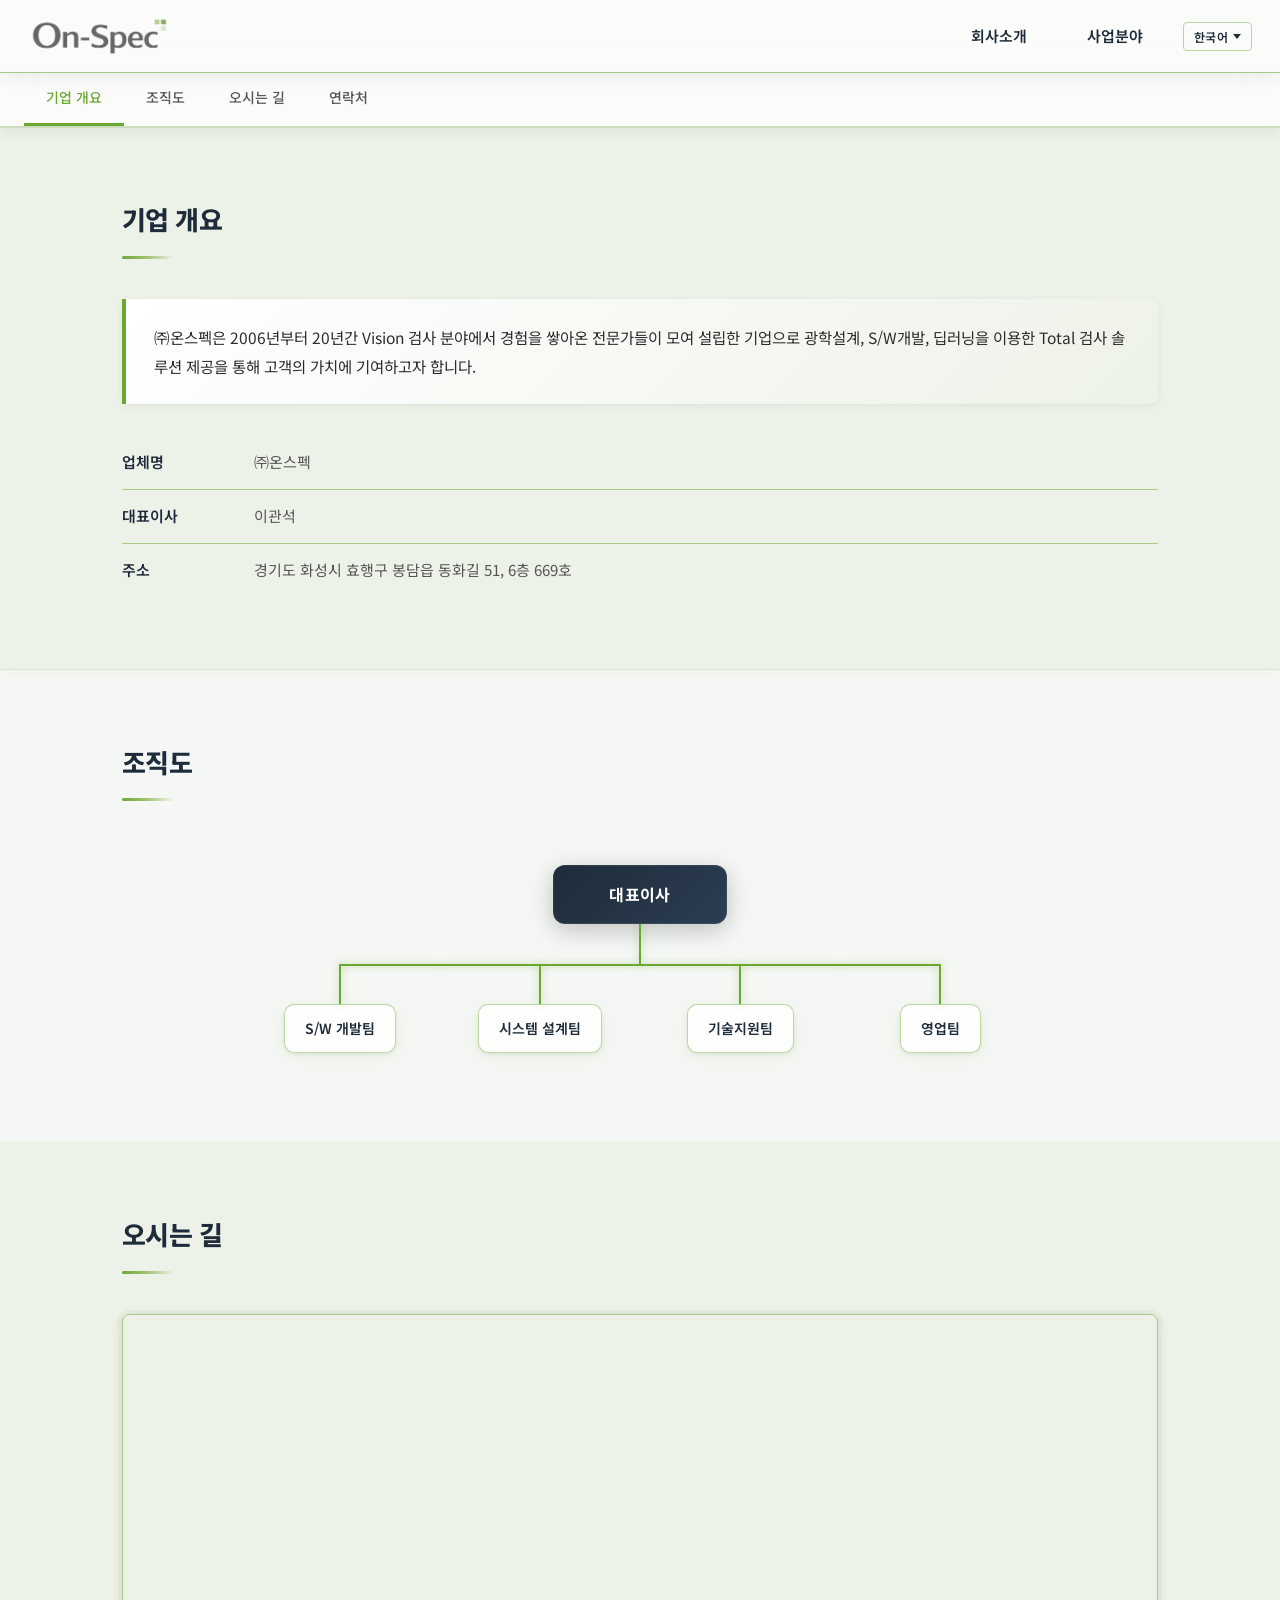
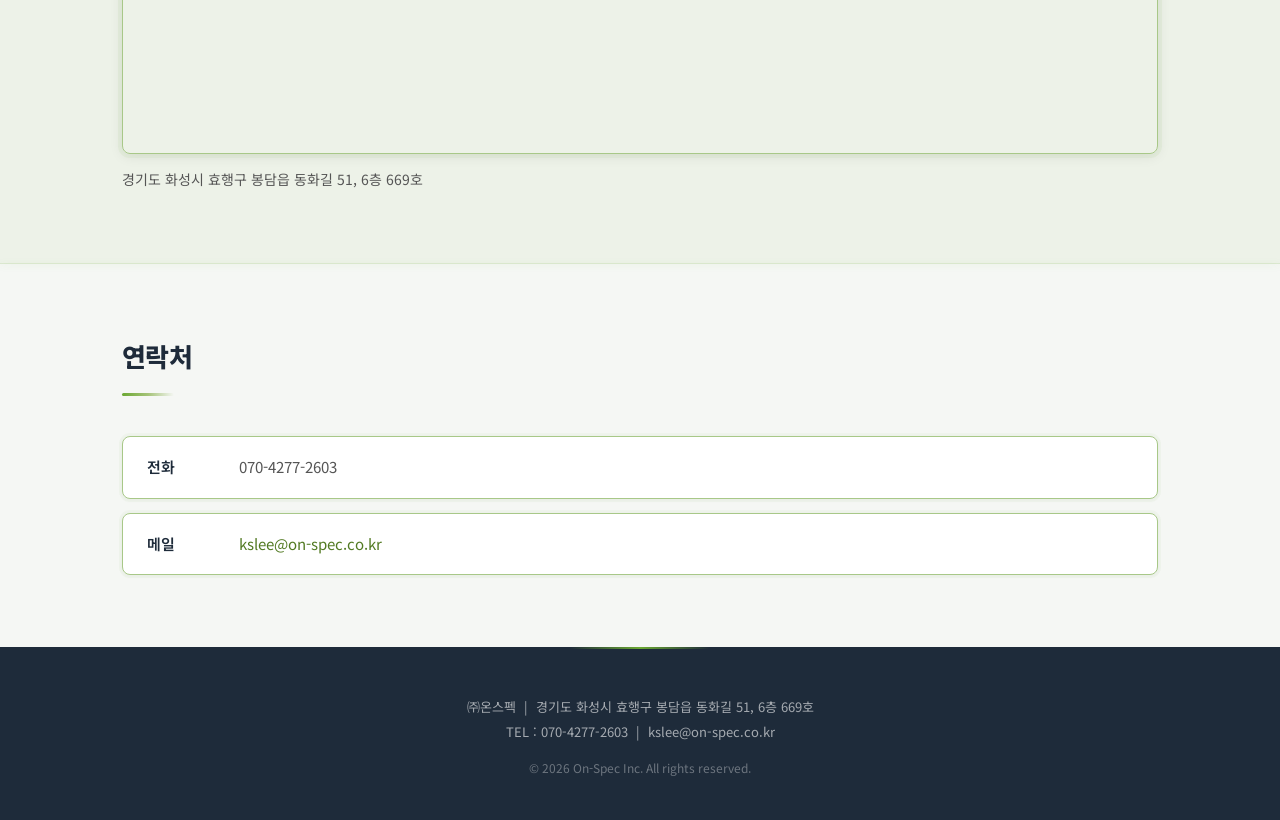
<file: OnSpec_Homepage/wwwroot/about.html>
<!DOCTYPE html>
<html lang="ko">
<head>
    <meta charset="UTF-8">
    <meta name="viewport" content="width=device-width, initial-scale=1.0">
    <link rel="icon" href="favicon.ico" type="image/x-icon">
    <title>회사소개 - ㈜온스펙</title>
    <link rel="preconnect" href="https://fonts.googleapis.com">
    <link rel="preconnect" href="https://fonts.gstatic.com" crossorigin>
    <link rel="stylesheet" href="https://fonts.googleapis.com/css2?family=Noto+Sans+KR:wght@400;500;600;700;800&display=swap">
    <link rel="stylesheet" href="style.css">
</head>
<body data-page="about">

    <!-- ══ HEADER ══════════════════════════════════════════════ -->
    <header class="site-header">
        <div class="header-inner">
            <div class="logo">
                <a href="index.html"><img src="res/logo.png" alt="㈜온스펙"></a>
            </div>
            <nav class="main-nav">
                <ul>
                    <li class="has-dropdown">
                        <a href="about.html" data-i18n="nav-about">회사소개</a>
                        <ul class="dropdown">
                            <li><a href="about.html#profile" data-i18n="sub-profile">기업 개요</a></li>
                            <li><a href="about.html#orgchart" data-i18n="sub-orgchart">조직도</a></li>
                            <li><a href="about.html#location" data-i18n="sub-location">오시는 길</a></li>
                            <li><a href="about.html#contact" data-i18n="sub-contact">연락처</a></li>
                        </ul>
                    </li>
                    <li class="has-dropdown">
                        <a href="business.html" data-i18n="nav-business">사업분야</a>
                        <ul class="dropdown">
                            <li><a href="business.html#battery" data-i18n="sub-battery">2차전지</a></li>
                            <li><a href="business.html#pcb" data-i18n="sub-pcb">PCB, FPCB</a></li>
                            <li><a href="business.html#camera" data-i18n="sub-camera">카메라 모듈</a></li>
                            <li><a href="business.html#display" data-i18n="sub-display">디스플레이</a></li>
                        </ul>
                    </li>
                </ul>
            </nav>
            <div class="lang-select" id="langSelect"></div>
            <button class="menu-toggle" id="menuToggle" data-i18n-aria="menu-aria" aria-label="메뉴 열기">
                <span></span><span></span><span></span>
            </button>
        </div>
    </header>

    <!-- ══ MOBILE NAV ══════════════════════════════════════════ -->
    <nav class="mobile-nav" id="mobileNav">
        <ul>
            <li>
                <a href="about.html" data-i18n="nav-about">회사소개</a>
                <ul class="mobile-sub">
                    <li><a href="about.html#profile" data-i18n="sub-profile">기업 개요</a></li>
                    <li><a href="about.html#orgchart" data-i18n="sub-orgchart">조직도</a></li>
                    <li><a href="about.html#location" data-i18n="sub-location">오시는 길</a></li>
                    <li><a href="about.html#contact" data-i18n="sub-contact">연락처</a></li>
                </ul>
            </li>
            <li>
                <a href="business.html" data-i18n="nav-business">사업분야</a>
                <ul class="mobile-sub">
                    <li><a href="business.html#battery" data-i18n="sub-battery">2차전지</a></li>
                    <li><a href="business.html#pcb" data-i18n="sub-pcb">PCB, FPCB</a></li>
                    <li><a href="business.html#camera" data-i18n="sub-camera">카메라 모듈</a></li>
                    <li><a href="business.html#display" data-i18n="sub-display">디스플레이</a></li>
                </ul>
            </li>
        </ul>
    </nav>

    <!-- ══ PAGE BODY ════════════════════════════════════════════ -->
    <div class="page-body">

        <!-- SUB-NAV -->
        <nav class="sub-nav" id="subNav">
            <ul>
                <li><a href="#profile" class="active" data-i18n="sub-profile">기업 개요</a></li>
                <li><a href="#orgchart" data-i18n="sub-orgchart">조직도</a></li>
                <li><a href="#location" data-i18n="sub-location">오시는 길</a></li>
                <li><a href="#contact" data-i18n="sub-contact">연락처</a></li>
            </ul>
        </nav>

        <!-- ── COMPANY OVERVIEW ──────────────────────────────────────────── -->
        <section id="profile" class="page-section">
            <div class="section-inner">
                <div class="section-title"><h2 data-i18n="sub-profile">기업 개요</h2></div>
                <p class="profile-intro" data-i18n="profile-intro">
                    ㈜온스펙은 2006년부터 20년간 Vision 검사 분야에서 경험을 쌓아온 전문가들이 모여 설립한 기업으로
                    광학설계, S/W개발, 딥러닝을 이용한 Total 검사 솔루션 제공을 통해 고객의 가치에 기여하고자 합니다.
                </p>
                <div class="profile-info">
                    <div class="profile-info-row">
                        <span class="label" data-i18n="label-company">업체명</span>
                        <span class="value" data-i18n="value-company">㈜온스펙</span>
                    </div>
                    <div class="profile-info-row">
                        <span class="label" data-i18n="label-ceo">대표이사</span>
                        <span class="value" data-i18n="value-ceo">이관석</span>
                    </div>
                    <div class="profile-info-row">
                        <span class="label" data-i18n="label-address">주소</span>
                        <span class="value" data-i18n="value-address">경기도 화성시 효행구 봉담읍 동화길 51, 6층 669호</span>
                    </div>
                </div>
            </div>
        </section>

        <!-- ── ORG CHART ─────────────────────────────────────────── -->
        <section id="orgchart" class="page-section">
            <div class="section-inner">
                <div class="section-title"><h2 data-i18n="sub-orgchart">조직도</h2></div>
                <div class="org-chart">
                    <div class="org-root">
                        <div class="org-root-box" data-i18n="org-ceo">대표이사</div>
                    </div>
                    <div class="org-branches">
                        <div class="org-branch"><div class="org-box" data-i18n="org-sw">S/W 개발팀</div></div>
                        <div class="org-branch"><div class="org-box" data-i18n="org-system">시스템 설계팀</div></div>
                        <div class="org-branch"><div class="org-box" data-i18n="org-support">기술지원팀</div></div>
                        <div class="org-branch"><div class="org-box" data-i18n="org-sales">영업팀</div></div>
                    </div>
                </div>
            </div>
        </section>

        <!-- ── LOCATION ──────────────────────────────────────────── -->
        <section id="location" class="page-section">
            <div class="section-inner">
                <div class="section-title"><h2 data-i18n="sub-location">오시는 길</h2></div>
                <div id="map-container"></div>
                <p class="map-address" data-i18n="map-address">경기도 화성시 효행구 봉담읍 동화길 51, 6층 669호</p>
            </div>
        </section>

        <!-- ── CONTACT ───────────────────────────────────────────── -->
        <section id="contact" class="page-section">
            <div class="section-inner">
                <div class="section-title"><h2 data-i18n="sub-contact">연락처</h2></div>
                <div class="contact-list">
                    <div class="contact-item">
                        <span class="contact-label" data-i18n="label-tel">전화</span>
                        <span class="contact-value" data-i18n="value-tel">070-4277-2603</span>
                    </div>
                    <!--
                    <div class="contact-item">
                        <span class="contact-label" data-i18n="label-fax">팩스</span>
                        <span class="contact-value">070-4277-2603</span>
                    </div>
                    -->
                    <div class="contact-item">
                        <span class="contact-label" data-i18n="label-contact">메일</span>
                        <span class="contact-value">
                            <a href="mailto:kslee@on-spec.co.kr" class="contact-email">kslee@on-spec.co.kr</a>
                        </span>
                    </div>
                </div>
            </div>
        </section>

    </div><!-- /.page-body -->

    <!-- ══ FOOTER ══════════════════════════════════════════════ -->
    <footer class="site-footer">
        <p data-i18n="footer-addr">㈜온스펙 &nbsp;|&nbsp; 경기도 화성시 효행구 봉담읍 동화길 51, 6층 669호</p>
        <p data-i18n="footer-tel">TEL : 070-4277-2603 &nbsp;|&nbsp; kslee@on-spec.co.kr</p>
        <p class="footer-copy">© 2026 On-Spec Inc. All rights reserved.</p>
    </footer>

    <!-- Kakao Map SDK -->
    <script type="text/javascript"
            src="//dapi.kakao.com/v2/maps/sdk.js?appkey=194ebc2e518536d0afcc4bf7dd3fdeeb&libraries=services"></script>

    <script>
        /* ── Mobile menu ── */
        const menuToggle = document.getElementById('menuToggle');
        const mobileNav = document.getElementById('mobileNav');
        menuToggle.addEventListener('click', function () {
            mobileNav.classList.toggle('open');
            menuToggle.classList.toggle('open');
        });

        /* Close mobile nav when any nav link is tapped (same-page anchors) */
        mobileNav.querySelectorAll('a').forEach(function (link) {
            link.addEventListener('click', function () {
                mobileNav.classList.remove('open');
                menuToggle.classList.remove('open');
            });
        });
        const subLinks = document.querySelectorAll('#subNav a');
        const sections = document.querySelectorAll('.page-section');

        const io = new IntersectionObserver(function (entries) {
            entries.forEach(function (entry) {
                if (entry.isIntersecting) {
                    var id = entry.target.getAttribute('id');
                    subLinks.forEach(function (link) {
                        link.classList.toggle('active', link.getAttribute('href') === '#' + id);
                    });
                }
            });
        }, { rootMargin: '-130px 0px -55% 0px', threshold: 0 });

        sections.forEach(function (s) { io.observe(s); });

        /* ── Kakao Map ── */
        kakao.maps.load(function () {
            var container = document.getElementById('map-container');
            var geocoder = new kakao.maps.services.Geocoder();

            geocoder.addressSearch('경기도 화성시 봉담읍 동화길 51', function (result, status) {
                var coords;
                if (status === kakao.maps.services.Status.OK) {
                    coords = new kakao.maps.LatLng(result[0].y, result[0].x);
                } else {
                    /* fallback: approximate coords for 봉담읍 */
                    coords = new kakao.maps.LatLng(37.2098, 126.9062);
                }

                var map = new kakao.maps.Map(container, { center: coords, level: 3 });
                var marker = new kakao.maps.Marker({ map: map, position: coords });

                kakao.maps.event.addListener(marker, 'click', function () {
                    if (window.confirm(window.t('kakao-confirm'))) {
                        window.open(
                            'https://map.kakao.com/link/map/㈜온스펙,' +
                            coords.getLat() + ',' + coords.getLng(),
                            '_blank'
                        );
                    }
                });
            });
        });
    </script>
    <script src="lang.js"></script>

</body>
</html>
</file>
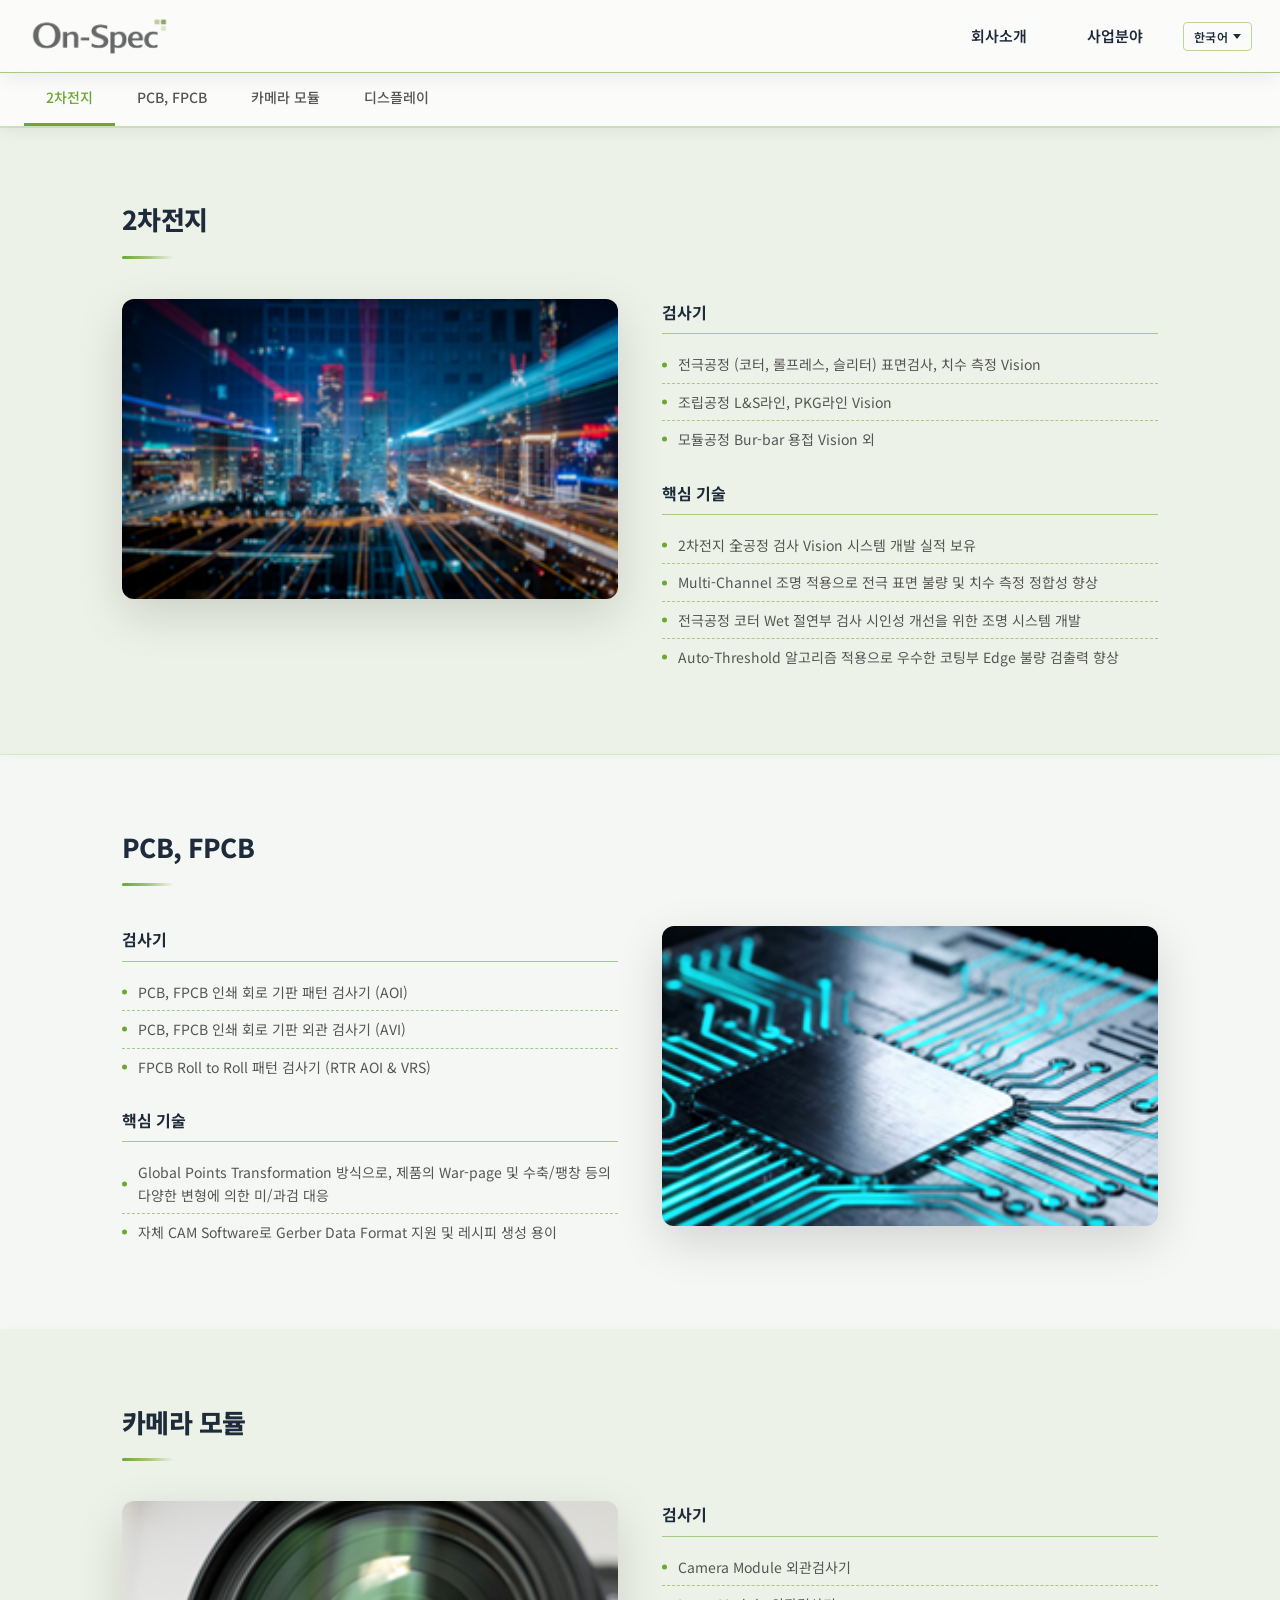
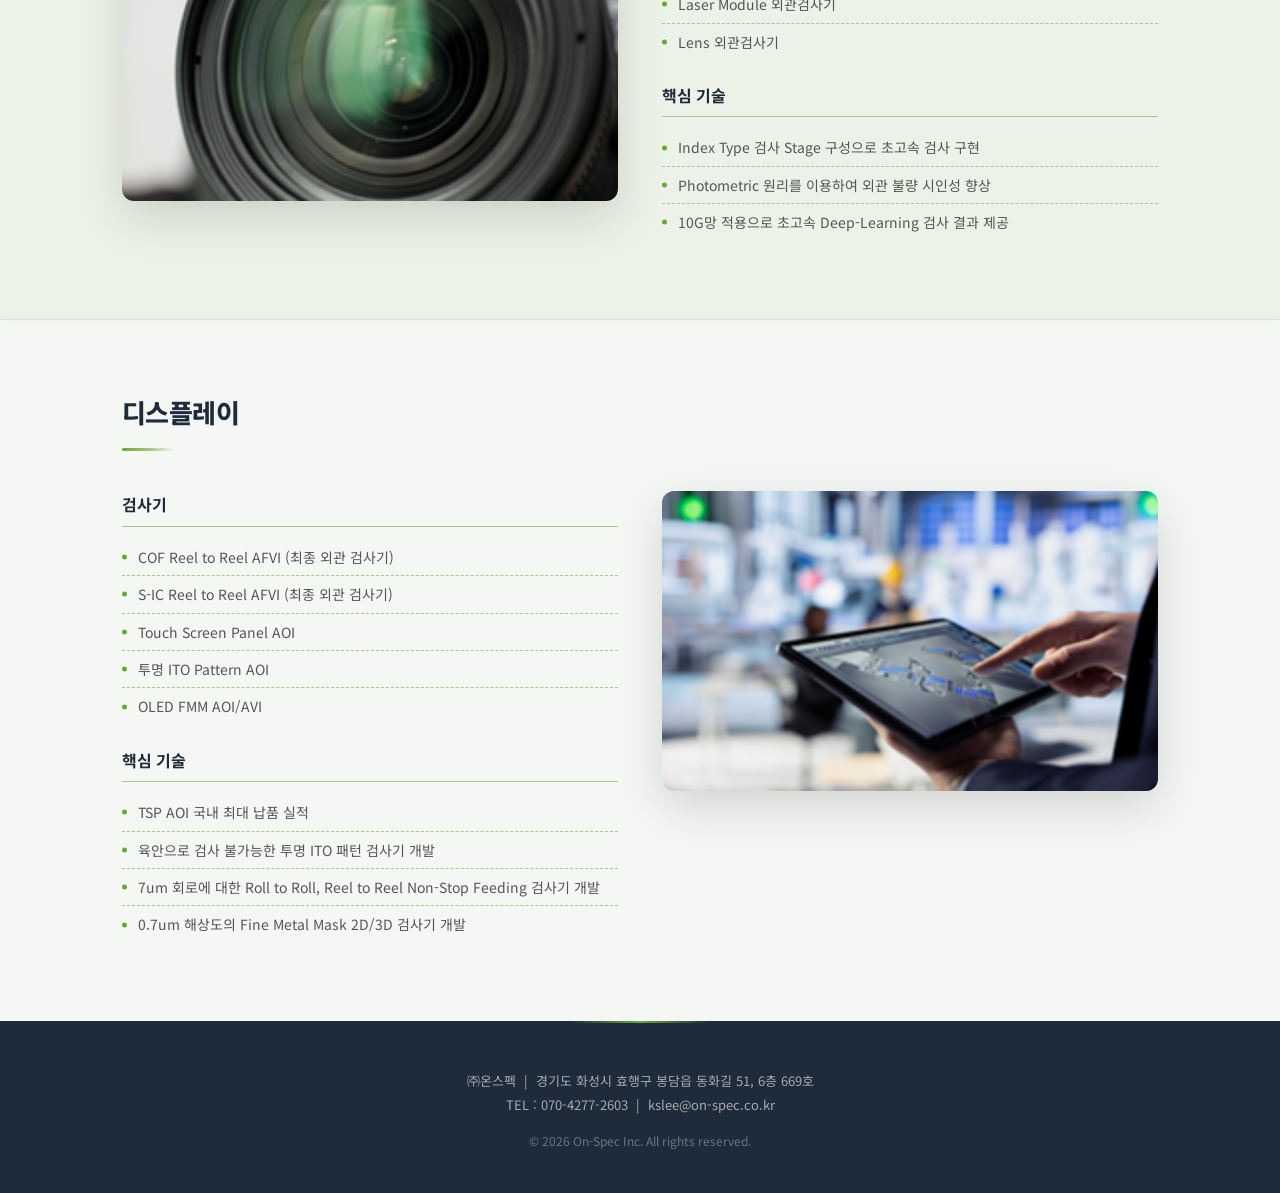
<file: OnSpec_Homepage/wwwroot/business.html>
<!DOCTYPE html>
<html lang="ko">
<head>
    <meta charset="UTF-8">
    <meta name="viewport" content="width=device-width, initial-scale=1.0">
    <link rel="icon" href="favicon.ico" type="image/x-icon">
    <title>사업분야 - ㈜온스펙</title>
    <link rel="preconnect" href="https://fonts.googleapis.com">
    <link rel="preconnect" href="https://fonts.gstatic.com" crossorigin>
    <link rel="stylesheet" href="https://fonts.googleapis.com/css2?family=Noto+Sans+KR:wght@400;500;600;700;800&display=swap">
    <link rel="stylesheet" href="style.css">
</head>
<body data-page="business">

    <!-- ══ HEADER ══════════════════════════════════════════════ -->
    <header class="site-header">
        <div class="header-inner">
            <div class="logo">
                <a href="index.html"><img src="res/logo.png" alt="㈜온스펙"></a>
            </div>
            <nav class="main-nav">
                <ul>
                    <li class="has-dropdown">
                        <a href="about.html" data-i18n="nav-about">회사소개</a>
                        <ul class="dropdown">
                            <li><a href="about.html#profile" data-i18n="sub-profile">기업 개요</a></li>
                            <li><a href="about.html#orgchart" data-i18n="sub-orgchart">조직도</a></li>
                            <li><a href="about.html#location" data-i18n="sub-location">오시는 길</a></li>
                            <li><a href="about.html#contact" data-i18n="sub-contact">연락처</a></li>
                        </ul>
                    </li>
                    <li class="has-dropdown">
                        <a href="business.html" data-i18n="nav-business">사업분야</a>
                        <ul class="dropdown">
                            <li><a href="business.html#battery" data-i18n="sub-battery">2차전지</a></li>
                            <li><a href="business.html#pcb" data-i18n="sub-pcb">PCB, FPCB</a></li>
                            <li><a href="business.html#camera" data-i18n="sub-camera">카메라 모듈</a></li>
                            <li><a href="business.html#display" data-i18n="sub-display">디스플레이</a></li>
                        </ul>
                    </li>
                </ul>
            </nav>
            <div class="lang-select" id="langSelect"></div>
            <button class="menu-toggle" id="menuToggle" data-i18n-aria="menu-aria" aria-label="메뉴 열기">
                <span></span><span></span><span></span>
            </button>
        </div>
    </header>

    <!-- ══ MOBILE NAV ══════════════════════════════════════════ -->
    <nav class="mobile-nav" id="mobileNav">
        <ul>
            <li>
                <a href="about.html" data-i18n="nav-about">회사소개</a>
                <ul class="mobile-sub">
                    <li><a href="about.html#profile" data-i18n="sub-profile">기업 개요</a></li>
                    <li><a href="about.html#orgchart" data-i18n="sub-orgchart">조직도</a></li>
                    <li><a href="about.html#location" data-i18n="sub-location">오시는 길</a></li>
                    <li><a href="about.html#contact" data-i18n="sub-contact">연락처</a></li>
                </ul>
            </li>
            <li>
                <a href="business.html" data-i18n="nav-business">사업분야</a>
                <ul class="mobile-sub">
                    <li><a href="business.html#battery" data-i18n="sub-battery">2차전지</a></li>
                    <li><a href="business.html#pcb" data-i18n="sub-pcb">PCB, FPCB</a></li>
                    <li><a href="business.html#camera" data-i18n="sub-camera">카메라 모듈</a></li>
                    <li><a href="business.html#display" data-i18n="sub-display">디스플레이</a></li>
                </ul>
            </li>
        </ul>
    </nav>

    <!-- ══ PAGE BODY ════════════════════════════════════════════ -->
    <div class="page-body">

        <!-- SUB-NAV -->
        <nav class="sub-nav" id="subNav">
            <ul>
                <li><a href="#battery" class="active" data-i18n="sub-battery">2차전지</a></li>
                <li><a href="#pcb" data-i18n="sub-pcb">PCB, FPCB</a></li>
                <li><a href="#camera" data-i18n="sub-camera">카메라 모듈</a></li>
                <li><a href="#display" data-i18n="sub-display">디스플레이</a></li>
            </ul>
        </nav>

        <!-- ── BATTERY ───────────────────────────────────────────── -->
        <section id="battery" class="page-section">
            <div class="section-inner">
                <div class="section-title"><h2 data-i18n="sub-battery">2차전지</h2></div>
                <div class="biz-content">
                    <div class="biz-image">
                        <img src="res/1_elec.png" alt="Battery Vision 검사">
                    </div>
                    <div class="biz-detail">
                        <h3 data-i18n="biz-h3-machine">검사기</h3>
                        <ul class="biz-list">
                            <li data-i18n="biz-battery-m1">전극공정 (코터, 롤프레스, 슬리터) 표면검사, 치수 측정 Vision</li>
                            <li data-i18n="biz-battery-m2">조립공정 L&amp;S라인, PKG라인 Vision</li>
                            <li data-i18n="biz-battery-m3">모듈공정 Bur-bar 용접 Vision 외</li>
                        </ul>
                        <h3 data-i18n="biz-h3-features">핵심 기술</h3>
                        <ul class="biz-list">
                            <li data-i18n="biz-battery-f1">2차전지 全공정 검사 Vision 시스템 개발 실적 보유</li>
                            <li data-i18n="biz-battery-f2">Multi-Channel 조명 적용으로 전극 표면 불량 및 치수 측정 정합성 향상</li>
                            <li data-i18n="biz-battery-f3">전극공정 코터 Wet 절연부 검사 시인성 개선을 위한 조명 시스템 개발</li>
                            <li data-i18n="biz-battery-f4">Auto-Threshold 알고리즘 적용으로 우수한 코팅부 Edge 불량 검출력 향상</li>
                        </ul>
                    </div>
                </div>
            </div>
        </section>

        <!-- ── PCB, FPCB ─────────────────────────────────────────── -->
        <section id="pcb" class="page-section">
            <div class="section-inner">
                <div class="section-title"><h2 data-i18n="sub-pcb">PCB, FPCB</h2></div>
                <div class="biz-content reverse">
                    <div class="biz-image">
                        <img src="res/2_pcb.png" alt="PCB FPCB Vision 검사">
                    </div>
                    <div class="biz-detail">
                        <h3 data-i18n="biz-h3-machine">검사기</h3>
                        <ul class="biz-list">
                            <li data-i18n="biz-pcb-m1">PCB, FPCB 인쇄 회로 기판 패턴 검사기 (AOI)</li>
                            <li data-i18n="biz-pcb-m2">PCB, FPCB 인쇄 회로 기판 외관 검사기 (AVI)</li>
                            <li data-i18n="biz-pcb-m3">FPCB Roll to Roll 패턴 검사기 (RTR AOI &amp; VRS)</li>
                        </ul>
                        <h3 data-i18n="biz-h3-features">핵심 기술</h3>
                        <ul class="biz-list">
                            <li data-i18n="biz-pcb-f1">Global Points Transformation 방식으로, 제품의 War-page 및 수축/팽창 등의 다양한 변형에 의한 미/과검 대응</li>
                            <li data-i18n="biz-pcb-f2">자체 CAM Software로 Gerber Data Format 지원 및 레시피 생성 용이</li>
                        </ul>
                    </div>
                </div>
            </div>
        </section>

        <!-- ── CAMERA MODULE ─────────────────────────────────────── -->
        <section id="camera" class="page-section">
            <div class="section-inner">
                <div class="section-title"><h2 data-i18n="sub-camera">카메라 모듈</h2></div>
                <div class="biz-content">
                    <div class="biz-image">
                        <img src="res/3_camera.png" alt="Camera Module Vision 검사">
                    </div>
                    <div class="biz-detail">
                        <h3 data-i18n="biz-h3-machine">검사기</h3>
                        <ul class="biz-list">
                            <li data-i18n="biz-camera-m1">Camera Module 외관검사기</li>
                            <!--<li data-i18n="biz-camera-m2">Camera Module 6면 외관검사기</li>-->
                            <li data-i18n="biz-camera-m3">Laser Module 외관검사기</li>
                            <li data-i18n="biz-camera-m4">Lens 외관검사기</li>
                        </ul>
                        <h3 data-i18n="biz-h3-features">핵심 기술</h3>
                        <ul class="biz-list">
                            <li data-i18n="biz-camera-f1">Index Type 검사 Stage 구성으로 초고속 검사 구현</li>
                            <!--<li data-i18n="biz-camera-f2">Mirror를 이용하여 Camera Module 5면 동시검사 (상면+Side 4면)</li>-->
                            <!--<li data-i18n="biz-camera-f3">액체렌즈 적용으로 제품 심도 변화 대응 및 다초점 검사 가능</li>-->
                            <li data-i18n="biz-camera-f4">Photometric 원리를 이용하여 외관 불량 시인성 향상</li>
                            <li data-i18n="biz-camera-f5">10G망 적용으로 초고속 Deep-Learning 검사 결과 제공</li>
                        </ul>
                    </div>
                </div>
            </div>
        </section>

        <!-- ── DISPLAY ───────────────────────────────────────────── -->
        <section id="display" class="page-section">
            <div class="section-inner">
                <div class="section-title"><h2 data-i18n="sub-display">디스플레이</h2></div>
                <div class="biz-content reverse">
                    <div class="biz-image">
                        <img src="res/4_display.png" alt="Display Vision 검사">
                    </div>
                    <div class="biz-detail">
                        <h3 data-i18n="biz-h3-machine">검사기</h3>
                        <ul class="biz-list">
                            <li data-i18n="biz-display-m1">COF Reel to Reel AFVI (최종 외관 검사기)</li>
                            <li data-i18n="biz-display-m2">S-IC Reel to Reel AFVI (최종 외관 검사기)</li>
                            <li data-i18n="biz-display-m3">Touch Screen Panel AOI</li>
                            <li data-i18n="biz-display-m4">투명 ITO Pattern AOI</li>
                            <li data-i18n="biz-display-m5">OLED FMM AOI/AVI</li>
                        </ul>
                        <h3 data-i18n="biz-h3-features">핵심 기술</h3>
                        <ul class="biz-list">
                            <li data-i18n="biz-display-f1">TSP AOI 국내 최대 납품 실적</li>
                            <li data-i18n="biz-display-f2">육안으로 검사 불가능한 투명 ITO 패턴 검사기 개발</li>
                            <li data-i18n="biz-display-f3">7um 회로에 대한 Roll to Roll, Reel to Reel Non-Stop Feeding 검사기 개발</li>
                            <li data-i18n="biz-display-f4">0.7um 해상도의 Fine Metal Mask 2D/3D 검사기 개발</li>
                        </ul>
                    </div>
                </div>
            </div>
        </section>

    </div><!-- /.page-body -->

    <!-- ══ FOOTER ══════════════════════════════════════════════ -->
    <footer class="site-footer">
        <p data-i18n="footer-addr">㈜온스펙 &nbsp;|&nbsp; 경기도 화성시 효행구 봉담읍 동화길 51, 6층 669호</p>
        <p data-i18n="footer-tel">TEL : 070-4277-2603 &nbsp;|&nbsp; kslee@on-spec.co.kr</p>
        <p class="footer-copy">© 2026 On-Spec Inc. All rights reserved.</p>
    </footer>

    <script>
        /* ── Mobile menu ── */
        const menuToggle = document.getElementById('menuToggle');
        const mobileNav = document.getElementById('mobileNav');
        menuToggle.addEventListener('click', function () {
            mobileNav.classList.toggle('open');
            menuToggle.classList.toggle('open');
        });

        /* Close mobile nav when any nav link is tapped (same-page anchors) */
        mobileNav.querySelectorAll('a').forEach(function (link) {
            link.addEventListener('click', function () {
                mobileNav.classList.remove('open');
                menuToggle.classList.remove('open');
            });
        });

        /* ── Sub-nav active state ── */
        const subLinks = document.querySelectorAll('#subNav a');
        const sections = document.querySelectorAll('.page-section');

        const io = new IntersectionObserver(function (entries) {
            entries.forEach(function (entry) {
                if (entry.isIntersecting) {
                    var id = entry.target.getAttribute('id');
                    subLinks.forEach(function (link) {
                        link.classList.toggle('active', link.getAttribute('href') === '#' + id);
                    });
                }
            });
        }, { rootMargin: '-130px 0px -55% 0px', threshold: 0 });

        sections.forEach(function (s) { io.observe(s); });
    </script>
    <script src="lang.js"></script>

</body>
</html>
</file>
<file: style.css>
/* ============================================================
   style.css — ㈜온스펙 Homepage Styles
   Color theme derived from res/logo.png:
     Charcoal  #3C3C3C  (logo text)
     Sage-green #A5C378  (logo accent)
   ============================================================ */

/* ── Variables ──────────────────────────────────────────── */
:root {
    --primary: #1E2B3A; /* dark navy-charcoal header */
    --primary-light: #2C3E52;
    --accent: #6BA832; /* vivid green from logo */
    --accent-dark: #527A22;
    --accent-light: #A5C378; /* logo sage-green, tints */
    --text: #2D2D2D;
    --text-mid: #555555;
    --text-light: #888888;
    --bg: #F5F7F4;
    --bg-white: #FFFFFF;
    --bg-alt: #EDF2E8;
    --border: #D4E4BC;
    --header-h: 72px;
    --subnav-h: 52px;
}

/* ── Reset / Base ───────────────────────────────────────── */
*, *::before, *::after {
    box-sizing: border-box;
    margin: 0;
    padding: 0;
}

html {
    scroll-behavior: smooth;
    scroll-padding-top: calc(var(--header-h) + var(--subnav-h));
}

body {
    font-family: 'Noto Sans KR', 'Apple SD Gothic Neo', 'Malgun Gothic', Arial, sans-serif;
    color: var(--text);
    background: var(--bg);
    line-height: 1.65;
}

a {
    text-decoration: none;
    color: inherit;
}

img {
    max-width: 100%;
    display: block;
}

/* ── Header ─────────────────────────────────────────────── */
.site-header {
    position: fixed;
    inset: 0 0 auto 0;
    height: var(--header-h);
    background: #ffffff;
    z-index: 1000;
    box-shadow: 0 2px 10px rgba(0,0,0,0.10);
    border-bottom: 1px solid var(--border);
}

.header-inner {
    max-width: 1280px;
    margin: 0 auto;
    height: 100%;
    display: flex;
    align-items: center;
    padding: 0 28px;
}

/* Logo */
.logo {
    flex: 0 0 auto;
}

    .logo a {
        display: block;
    }

    .logo img {
        height: 44px;
        width: auto;
    }

/* Desktop nav */
.main-nav {
    flex: 1;
    display: flex;
    justify-content: flex-end;
}

    .main-nav > ul {
        list-style: none;
        display: flex;
        gap: 4px;
    }

        .main-nav > ul > li {
            position: relative;
        }

            .main-nav > ul > li > a {
                display: block;
                padding: 10px 28px;
                color: var(--primary);
                font-size: 15px;
                font-weight: 500;
                border-radius: 4px;
                transition: background 0.18s, color 0.18s;
            }

                .main-nav > ul > li > a:hover {
                    background: var(--bg-alt);
                    color: var(--accent);
                }

/* Dropdown */
.dropdown {
    display: none;
    position: absolute;
    top: 100%;
    left: 50%;
    transform: translateX(-50%);
    background: var(--bg-white);
    border: 1px solid var(--border);
    border-radius: 6px;
    box-shadow: 0 8px 28px rgba(0,0,0,0.14);
    list-style: none;
    min-width: 148px;
    overflow: hidden;
    z-index: 1100;
    padding-top: 6px;
}

.has-dropdown.open .dropdown {
    display: block;
}
/* Invisible bridge over the gap so the mouse can reach the dropdown */
.has-dropdown::after {
    content: '';
    position: absolute;
    top: 100%;
    left: 0;
    right: 0;
    height: 6px;
    z-index: 1090;
}

.dropdown li a {
    display: block;
    padding: 11px 20px;
    font-size: 14px;
    color: var(--text);
    white-space: nowrap;
    transition: background 0.15s, color 0.15s;
}

    .dropdown li a:hover {
        background: var(--bg-alt);
        color: var(--accent);
    }

/* Hamburger button */
.menu-toggle {
    display: none;
    flex-direction: column;
    gap: 5px;
    background: none;
    border: none;
    cursor: pointer;
    padding: 8px;
    margin-left: auto;
}

    .menu-toggle span {
        display: block;
        width: 24px;
        height: 2px;
        background: var(--primary);
        border-radius: 2px;
        transition: all 0.28s;
    }

    .menu-toggle.open span:nth-child(1) {
        transform: translateY(7px) rotate(45deg);
    }

    .menu-toggle.open span:nth-child(2) {
        opacity: 0;
    }

    .menu-toggle.open span:nth-child(3) {
        transform: translateY(-7px) rotate(-45deg);
    }

/* Mobile nav overlay */
.mobile-nav {
    display: none;
    position: fixed;
    top: var(--header-h);
    inset: var(--header-h) 0 0 0;
    background: var(--bg-alt);
    z-index: 999;
    overflow-y: auto;
}

    .mobile-nav.open {
        display: block;
    }

    .mobile-nav ul {
        list-style: none;
    }

    .mobile-nav > ul > li > a {
        display: block;
        padding: 15px 28px;
        color: var(--text-mid);
        font-size: 16px;
        font-weight: 500;
        border-bottom: 1px solid rgba(255,255,255,0.1);
    }

.mobile-sub li a {
    display: block;
    padding: 13px 48px;
    color: var(--text-mid);
    background: var(--bg-white);
    font-size: 14px;
    font-weight: 500;
    border-bottom: 1px solid var(--border);
    border-left: 3px solid transparent;
    transition: color 0.18s, border-color 0.18s, background 0.18s;
}

    .mobile-sub li a:hover,
    .mobile-sub li a.active {
        color: var(--accent);
        background: var(--bg-alt);
        border-left-color: var(--accent);
    }

/* ── Page body offset ───────────────────────────────────── */
.page-body {
    padding-top: var(--header-h);
}

/* ── Sub-navigation (about & business pages) ────────────── */
.sub-nav {
    position: sticky;
    top: var(--header-h);
    background: var(--bg-white);
    border-bottom: 2px solid var(--accent);
    z-index: 100;
    overflow-x: auto;
    white-space: nowrap;
}

    .sub-nav ul {
        list-style: none;
        display: flex;
        max-width: 1280px;
        margin: 0 auto;
        padding: 0 24px;
    }

        .sub-nav ul li a {
            display: block;
            padding: 14px 22px;
            font-size: 14px;
            font-weight: 500;
            color: var(--text-mid);
            border-bottom: 3px solid transparent;
            transition: color 0.18s, border-color 0.18s;
        }

            .sub-nav ul li a:hover {
                color: var(--accent);
                border-bottom-color: var(--accent);
            }

            .sub-nav ul li a.active {
                color: var(--accent);
                border-bottom-color: var(--accent);
            }

/* ── Hero (index.html) ──────────────────────────────────── */
.hero {
    background: linear-gradient(135deg, var(--primary) 0%, var(--primary-light) 55%, #1A3210 100%);
    color: #fff;
    padding: 120px 24px 96px;
    text-align: center;
}

.hero-inner {
    max-width: 820px;
    margin: 0 auto;
}

.hero h1 {
    font-size: 46px;
    font-weight: 700;
    line-height: 1.25;
    margin-bottom: 22px;
}

    .hero h1 em {
        font-style: normal;
        color: var(--accent-light);
    }

.hero p {
    font-size: 17px;
    line-height: 1.78;
    color: rgba(255,255,255,0.86);
    margin-bottom: 44px;
}

.hero-cta {
    display: flex;
    gap: 16px;
    justify-content: center;
    flex-wrap: wrap;
}

.btn-primary {
    display: inline-block;
    padding: 14px 38px;
    background: var(--accent);
    color: #fff;
    font-size: 15px;
    font-weight: 600;
    border-radius: 4px;
    transition: background 0.18s;
}

    .btn-primary:hover {
        background: var(--accent-dark);
    }

.btn-outline {
    display: inline-block;
    padding: 12px 36px;
    border: 2px solid rgba(255,255,255,0.6);
    color: #fff;
    font-size: 15px;
    font-weight: 600;
    border-radius: 4px;
    transition: background 0.18s, border-color 0.18s;
}

    .btn-outline:hover {
        background: rgba(255,255,255,0.12);
        border-color: #fff;
    }

/* ── Overview cards (index.html) ────────────────────────── */
.overview {
    max-width: 1280px;
    margin: 64px auto 80px;
    padding: 0 28px;
}

.overview-title {
    text-align: center;
    margin-bottom: 48px;
}

    .overview-title h2 {
        font-size: 30px;
        font-weight: 700;
        color: var(--primary);
        margin-bottom: 10px;
    }

    .overview-title p {
        font-size: 16px;
        color: var(--text-mid);
    }

.overview-grid {
    display: grid;
    grid-template-columns: repeat(auto-fit, minmax(220px, 1fr));
    gap: 24px;
}

.overview-card {
    display: block;
    background: var(--bg-white);
    border-radius: 10px;
    padding: 32px 24px;
    border: 1px solid var(--border);
    box-shadow: 0 2px 8px rgba(0,0,0,0.05);
    transition: box-shadow 0.2s, transform 0.2s;
}

    .overview-card:hover {
        box-shadow: 0 6px 22px rgba(0,0,0,0.1);
        transform: translateY(-3px);
    }

    .overview-card h3 {
        font-size: 17px;
        font-weight: 700;
        color: var(--primary);
        margin-bottom: 10px;
        padding-bottom: 10px;
        border-bottom: 2px solid var(--accent-light);
    }

    .overview-card p {
        font-size: 14px;
        color: var(--text-mid);
        line-height: 1.65;
    }

/* ── Page sections (about & business) ──────────────────── */
.page-section {
    padding: 72px 0;
    border-bottom: 1px solid var(--border);
    scroll-margin-top: calc(var(--header-h) + var(--subnav-h));
}

    .page-section:last-child {
        border-bottom: none;
    }

    .page-section:nth-child(even) {
        background: var(--bg-alt);
    }

.section-inner {
    max-width: 1100px;
    margin: 0 auto;
    padding: 0 32px;
}

.section-title {
    margin-bottom: 36px;
    padding-bottom: 14px;
    border-bottom: 2px solid var(--accent);
}

    .section-title h2 {
        font-size: 26px;
        font-weight: 700;
        color: var(--primary);
    }

/* Profile */
.profile-intro {
    font-size: 15.5px;
    line-height: 1.8;
    color: var(--text);
    margin-bottom: 32px;
    padding: 22px 26px;
    background: var(--bg-white);
    border-left: 4px solid var(--accent);
    border-radius: 0 8px 8px 0;
    box-shadow: 0 2px 8px rgba(0,0,0,0.05);
}

.profile-info {
    display: flex;
    flex-direction: column;
    gap: 0;
}

.profile-info-row {
    display: flex;
    gap: 12px;
    padding: 14px 0;
    border-bottom: 1px solid var(--border);
    font-size: 15px;
}

    .profile-info-row:last-child {
        border-bottom: none;
    }

    .profile-info-row .label {
        font-weight: 600;
        color: var(--primary);
        min-width: 80px;
        flex: 0 0 auto;
    }

    .profile-info-row .value {
        color: var(--text-mid);
    }

/* Org Chart */
.org-chart {
    display: flex;
    flex-direction: column;
    align-items: center;
    padding: 16px 0 8px;
}

.org-root {
    position: relative;
    padding-bottom: 36px;
}

    .org-root::after {
        content: '';
        position: absolute;
        bottom: 0;
        left: 50%;
        transform: translateX(-50%);
        width: 2px;
        height: 36px;
        background: var(--accent);
    }

.org-root-box {
    background: var(--primary);
    color: #fff;
    padding: 14px 52px;
    border-radius: 6px;
    font-weight: 700;
    font-size: 16px;
    box-shadow: 0 4px 14px rgba(0,0,0,0.18);
}

.org-branches {
    display: flex;
    justify-content: center;
    width: 100%;
    max-width: 800px;
}

.org-branch {
    flex: 1;
    padding-top: 36px;
    display: flex;
    flex-direction: column;
    align-items: center;
    position: relative;
}

    /* Horizontal connector */
    .org-branch::before {
        content: '';
        position: absolute;
        top: 0;
        left: 0;
        right: 0;
        height: 2px;
        background: var(--accent);
    }

    .org-branch:first-child::before {
        left: 50%;
    }

    .org-branch:last-child::before {
        right: 50%;
    }

    /* Vertical drop connector */
    .org-branch::after {
        content: '';
        position: absolute;
        top: 0;
        left: 50%;
        transform: translateX(-50%);
        width: 2px;
        height: 36px;
        background: var(--accent);
    }

.org-box {
    background: var(--bg-white);
    border: 2px solid var(--accent);
    color: var(--primary);
    padding: 11px 18px;
    border-radius: 6px;
    font-size: 14px;
    font-weight: 600;
    white-space: nowrap;
    text-align: center;
    box-shadow: 0 2px 8px rgba(0,0,0,0.07);
}

/* Location / Map */
#map-container {
    width: 100%;
    height: 440px;
    border-radius: 8px;
    overflow: hidden;
    border: 1px solid var(--border);
    box-shadow: 0 2px 14px rgba(0,0,0,0.09);
}

.map-address {
    margin-top: 14px;
    font-size: 14px;
    color: var(--text-mid);
}

/* Contact */
.contact-list {
    display: flex;
    flex-direction: column;
    gap: 14px;
}

.contact-item {
    display: flex;
    gap: 20px;
    align-items: center;
    padding: 18px 24px;
    background: var(--bg-white);
    border-radius: 8px;
    border: 1px solid var(--border);
    box-shadow: 0 1px 5px rgba(0,0,0,0.04);
}

.contact-label {
    font-weight: 600;
    color: var(--primary);
    min-width: 72px;
    font-size: 15px;
}

.contact-value {
    color: var(--text-mid);
    font-size: 15px;
}

.contact-email {
    color: var(--accent-dark);
    transition: color 0.18s;
}

    .contact-email:hover {
        color: var(--accent);
    }

/* ── Business sections ──────────────────────────────────── */
.biz-content {
    display: grid;
    grid-template-columns: 1fr 1fr;
    gap: 44px;
    align-items: start;
}

    .biz-content.reverse {
        direction: rtl;
    }

        .biz-content.reverse > * {
            direction: ltr;
        }

.biz-image {
    border-radius: 10px;
    overflow: hidden;
    box-shadow: 0 4px 22px rgba(0,0,0,0.13);
}

    .biz-image img {
        width: 100%;
        height: 300px;
        object-fit: cover;
    }

.biz-detail h3 {
    font-size: 16px;
    font-weight: 700;
    color: var(--primary);
    margin-bottom: 12px;
    padding-bottom: 8px;
    border-bottom: 1px solid var(--border);
}

    .biz-detail h3:not(:first-child) {
        margin-top: 22px;
    }

.biz-list {
    list-style: none;
    margin-bottom: 6px;
}

    .biz-list li {
        position: relative;
        padding: 7px 0 7px 16px;
        font-size: 14px;
        color: var(--text-mid);
        border-bottom: 1px dashed var(--border);
        line-height: 1.6;
    }

        .biz-list li:last-child {
            border-bottom: none;
        }

        .biz-list li::before {
            content: '';
            position: absolute;
            left: 0;
            top: 50%;
            transform: translateY(-50%);
            width: 5px;
            height: 5px;
            border-radius: 50%;
            background: var(--accent);
        }

/* ── Footer ─────────────────────────────────────────────── */
.site-footer {
    background: var(--primary);
    color: rgba(255,255,255,0.65);
    text-align: center;
    padding: 36px 24px;
    font-size: 13px;
    line-height: 1.9;
}

    .site-footer .footer-copy {
        margin-top: 10px;
    }

/* ── Responsive – Tablet (≤1024px) ─────────────────────── */
@media (max-width: 1024px) {
    .hero h1 {
        font-size: 36px;
    }

    .biz-content {
        grid-template-columns: 1fr;
    }

        .biz-content.reverse {
            direction: ltr;
        }

    .biz-image img {
        height: 240px;
    }
}

/* ── Responsive – Mobile (≤768px) ──────────────────────── */
@media (max-width: 768px) {
    :root {
        --header-h: 60px;
    }

    .main-nav {
        display: none;
    }

    .menu-toggle {
        display: flex;
    }

    .logo img {
        height: 36px;
    }

    .hero {
        padding: 80px 20px 64px;
    }

        .hero h1 {
            font-size: 26px;
        }

        .hero p {
            font-size: 14.5px;
        }

    .overview {
        margin: 40px auto 56px;
    }

    .overview-title h2 {
        font-size: 22px;
    }

    .overview-grid {
        grid-template-columns: 1fr;
    }

    .section-inner {
        padding: 0 18px;
    }

    .page-section {
        padding: 48px 0;
    }

    .section-title h2 {
        font-size: 21px;
    }

    .profile-intro {
        font-size: 14px;
        padding: 16px 18px;
    }

    .profile-info-row {
        flex-direction: column;
        gap: 3px;
    }

    /* Org Chart – keep single-row tree, scale down for mobile */
    .org-chart {
        overflow-x: auto;
        align-items: flex-start;
        padding: 16px 0;
    }

        .org-chart > * {
            min-width: max-content;
            margin: 0 auto;
        }

    .org-root {
        padding-bottom: 24px;
    }

        .org-root::after {
            height: 24px;
        }

    .org-root-box {
        padding: 10px 22px;
        font-size: 14px;
    }

    .org-branches {
        max-width: none;
    }

    .org-branch {
        padding-top: 24px;
    }

        .org-branch::after {
            height: 24px;
        }

    .org-box {
        padding: 8px 11px;
        font-size: 12px;
    }

    #map-container {
        height: 300px;
    }

    .contact-item {
        flex-direction: column;
        align-items: flex-start;
        gap: 4px;
        padding: 14px 16px;
    }

    .biz-image img {
        height: 200px;
    }

    .sub-nav ul {
        padding: 0 12px;
    }

        .sub-nav ul li a {
            padding: 12px 14px;
            font-size: 13px;
        }
}
</file>
<file: OnSpec_Homepage/wwwroot/style.css>
/* ============================================================
   style.css — ㈜온스펙 Homepage Styles
   Color theme derived from res/logo.png:
     Charcoal  #3C3C3C  (logo text)
     Sage-green #A5C378  (logo accent)
   ============================================================ */

/* ── Variables ──────────────────────────────────────────── */
:root {
    --primary: #1E2B3A; /* dark navy-charcoal header */
    --primary-light: #2C3E52;
    --accent: #6BA832; /* vivid green from logo */
    --accent-dark: #527A22;
    --accent-light: #A5C378; /* logo sage-green, tints */
    --text: #2D2D2D;
    --text-mid: #555555;
    --text-light: #888888;
    --bg: #F5F7F4;
    --bg-white: #FFFFFF;
    --bg-alt: #EDF2E8;
    --border: #BCD4A0; /* was #D4E4BC — darkened for better contrast */
    --border-strong: #A8C888; /* softened — replaces hard border lines with shadow glow on key elements */
    --header-h: 72px;
    --subnav-h: 52px;
    --shadow-sm: 0 2px 8px rgba(0,0,0,0.06);
    --shadow-md: 0 6px 24px rgba(0,0,0,0.10);
    --shadow-lg: 0 16px 48px rgba(0,0,0,0.14);
    --shadow-green: 0 8px 28px rgba(107,168,50,0.14);
    --transition: 0.22s ease;
}

/* ── Reset / Base ───────────────────────────────────────── */
*, *::before, *::after {
    box-sizing: border-box;
    margin: 0;
    padding: 0;
}

html {
    scroll-behavior: smooth;
    scroll-padding-top: calc(var(--header-h) + var(--subnav-h));
}

body {
    font-family: 'Noto Sans KR', 'Apple SD Gothic Neo', 'Malgun Gothic', Arial, sans-serif;
    color: var(--text);
    background: var(--bg);
    line-height: 1.65;
    -webkit-font-smoothing: antialiased;
    -moz-osx-font-smoothing: grayscale;
}

a {
    text-decoration: none;
    color: inherit;
}

img {
    max-width: 100%;
    display: block;
}

/* ── Header ─────────────────────────────────────────────── */
.site-header {
    position: fixed;
    inset: 0 0 auto 0;
    height: var(--header-h);
    background: rgba(255,255,255,0.55);
    backdrop-filter: blur(22px) saturate(160%);
    -webkit-backdrop-filter: blur(22px) saturate(160%);
    z-index: 1000;
    box-shadow: 0 1px 0 var(--border-strong), 0 4px 20px rgba(0,0,0,0.08);
    transition: box-shadow var(--transition);
}

.header-inner {
    max-width: 1280px;
    margin: 0 auto;
    height: 100%;
    display: flex;
    align-items: center;
    padding: 0 28px;
}

/* Logo */
.logo {
    flex: 0 0 auto;
}

    .logo a {
        display: block;
    }

    .logo img {
        height: 44px;
        width: auto;
    }

/* Desktop nav */
.main-nav {
    flex: 1;
    display: flex;
    justify-content: flex-end;
}

    .main-nav > ul {
        list-style: none;
        display: flex;
        gap: 4px;
    }

        .main-nav > ul > li {
            position: relative;
        }

            .main-nav > ul > li > a {
                display: block;
                position: relative;
                padding: 10px 28px;
                color: var(--primary);
                font-size: 15px;
                font-weight: 600;
                border-radius: 4px;
                transition: color var(--transition);
            }

                .main-nav > ul > li > a::after {
                    content: '';
                    position: absolute;
                    bottom: 4px;
                    left: 28px;
                    right: 28px;
                    height: 2px;
                    background: var(--accent);
                    border-radius: 2px;
                    transform: scaleX(0);
                    transform-origin: center;
                    transition: transform 0.22s ease;
                }

                .main-nav > ul > li > a:hover {
                    color: var(--accent);
                }

                    .main-nav > ul > li > a:hover::after {
                        transform: scaleX(1);
                    }

/* Dropdown */
.dropdown {
    display: none;
    position: absolute;
    top: 100%;
    left: 50%;
    transform: translateX(-50%);
    background: rgba(255,255,255,0.88);
    backdrop-filter: blur(22px) saturate(160%);
    -webkit-backdrop-filter: blur(22px) saturate(160%);
    border: 1px solid rgba(255,255,255,0.65);
    border-radius: 10px;
    box-shadow: 0 8px 32px rgba(0,0,0,0.12), 0 2px 8px rgba(107,168,50,0.08);
    list-style: none;
    min-width: 148px;
    overflow: hidden;
    z-index: 1100;
    padding-top: 6px;
}

.has-dropdown:hover .dropdown {
    display: block;
}
/* Invisible bridge over the gap so the mouse can reach the dropdown */
.has-dropdown::after {
    content: '';
    position: absolute;
    top: 100%;
    left: 0;
    right: 0;
    height: 6px;
    z-index: 1090;
}

.dropdown li a {
    display: block;
    padding: 11px 20px;
    font-size: 14px;
    color: var(--text);
    white-space: nowrap;
    transition: background 0.15s, color 0.15s;
}

    .dropdown li a:hover {
        background: var(--bg-alt);
        color: var(--accent);
    }

/* Hamburger button */
.menu-toggle {
    display: none;
    flex-direction: column;
    gap: 5px;
    background: none;
    border: none;
    cursor: pointer;
    padding: 8px;
    margin-left: auto;
}

    .menu-toggle span {
        display: block;
        width: 24px;
        height: 2px;
        background: var(--primary);
        border-radius: 2px;
        transition: all 0.28s;
    }

    .menu-toggle.open span:nth-child(1) {
        transform: translateY(7px) rotate(45deg);
    }

    .menu-toggle.open span:nth-child(2) {
        opacity: 0;
    }

    .menu-toggle.open span:nth-child(3) {
        transform: translateY(-7px) rotate(-45deg);
    }

/* Language select dropdown */
.lang-select {
    position: relative;
    margin-left: 12px;
    flex-shrink: 0;
}

.lang-select__btn {
    display: flex;
    align-items: center;
    gap: 5px;
    background: transparent;
    border: 1px solid var(--border);
    color: var(--primary);
    cursor: pointer;
    font-family: inherit;
    font-size: 12px;
    font-weight: 600;
    letter-spacing: 0.04em;
    padding: 5px 10px;
    border-radius: 4px;
    white-space: nowrap;
    transition: background 0.18s, color 0.18s, border-color 0.18s;
}

    .lang-select__btn:hover,
    .lang-select.open .lang-select__btn {
        background: var(--bg-alt);
        border-color: var(--accent);
        color: var(--accent);
    }

.lang-select__arrow {
    display: inline-block;
    width: 0;
    height: 0;
    border-left: 4px solid transparent;
    border-right: 4px solid transparent;
    border-top: 5px solid currentColor;
    transition: transform 0.2s;
}

.lang-select.open .lang-select__arrow {
    transform: rotate(180deg);
}

.lang-select__menu {
    display: none;
    position: absolute;
    top: calc(100% + 6px);
    right: 0;
    background: rgba(255,255,255,0.88);
    backdrop-filter: blur(22px) saturate(160%);
    -webkit-backdrop-filter: blur(22px) saturate(160%);
    border: 1px solid rgba(255,255,255,0.65);
    border-radius: 10px;
    box-shadow: 0 8px 32px rgba(0,0,0,0.12), 0 2px 8px rgba(107,168,50,0.08);
    list-style: none;
    min-width: 110px;
    overflow: hidden;
    z-index: 1200;
    padding: 4px 0;
}

.lang-select.open .lang-select__menu {
    display: block;
}

.lang-select__item {
    padding: 10px 16px;
    font-size: 13px;
    font-weight: 500;
    color: var(--text);
    cursor: pointer;
    white-space: nowrap;
    transition: background 0.15s, color 0.15s;
}

    .lang-select__item:hover {
        background: var(--bg-alt);
        color: var(--accent);
    }

    .lang-select__item.active {
        color: var(--accent);
        font-weight: 700;
    }

/* Mobile nav overlay */
.mobile-nav {
    display: none;
    position: fixed;
    top: var(--header-h);
    inset: var(--header-h) 0 0 0;
    background: var(--bg-alt);
    z-index: 999;
    overflow-y: auto;
}

    .mobile-nav.open {
        display: block;
    }

    .mobile-nav ul {
        list-style: none;
    }

    .mobile-nav > ul > li > a {
        display: block;
        padding: 15px 28px;
        color: var(--text-mid);
        font-size: 16px;
        font-weight: 500;
        border-bottom: 1px solid rgba(255,255,255,0.1);
    }

.mobile-sub li a {
    display: block;
    padding: 13px 48px;
    color: var(--text-mid);
    background: rgba(255,255,255,0.88);
    backdrop-filter: blur(22px) saturate(160%);
    -webkit-backdrop-filter: blur(22px) saturate(160%);
    font-size: 14px;
    font-weight: 500;
    border-bottom: 1px solid rgba(255,255,255,0.65);
    border-left: 3px solid transparent;
    transition: color 0.18s, border-color 0.18s, background 0.18s;
}

    .mobile-sub li a:hover,
    .mobile-sub li a.active {
        color: var(--accent);
        background: var(--bg-alt);
        border-left-color: var(--accent);
    }

/* ── Page body offset ───────────────────────────────────── */
.page-body {
    padding-top: var(--header-h);
}

/* ── Sub-navigation (about & business pages) ────────────── */
.sub-nav {
    position: sticky;
    top: var(--header-h);
    background: rgba(255,255,255,0.60);
    backdrop-filter: blur(20px) saturate(150%);
    -webkit-backdrop-filter: blur(20px) saturate(150%);
    border-bottom: none;
    box-shadow: 0 2px 0 rgba(107,168,50,0.18), 0 4px 16px rgba(0,0,0,0.07);
    z-index: 100;
    overflow-x: auto;
    white-space: nowrap;
}

    .sub-nav ul {
        list-style: none;
        display: flex;
        max-width: 1280px;
        margin: 0 auto;
        padding: 0 24px;
    }

        .sub-nav ul li a {
            display: block;
            padding: 14px 22px;
            font-size: 14px;
            font-weight: 500;
            color: var(--text-mid);
            border-bottom: 3px solid transparent;
            transition: color 0.18s, border-color 0.18s;
        }

            .sub-nav ul li a:hover {
                color: var(--accent);
                border-bottom-color: var(--accent);
            }

            .sub-nav ul li a.active {
                color: var(--accent);
                border-bottom-color: var(--accent);
            }

/* ── Hero (index.html) ──────────────────────────────────── */
/* Background: dark gradient ensures WCAG AA contrast (all stops >12:1 against white) */
.hero {
    position: relative;
    background: linear-gradient(140deg, #0a1810 0%, #162038 50%, #1a3218 100%);
    color: #fff;
    padding: 130px 24px 108px;
    text-align: center;
    overflow: hidden;
}

    /* Tech grid pattern overlay */
    .hero::before {
        content: '';
        position: absolute;
        inset: 0;
        background-image: linear-gradient(rgba(107,168,50,0.07) 1px, transparent 1px), linear-gradient(90deg, rgba(107,168,50,0.07) 1px, transparent 1px);
        background-size: 64px 64px;
        z-index: 0;
        pointer-events: none;
    }



@media (prefers-reduced-motion: reduce) {
    .hero::after,
    .hero-badge::before {
        animation: none;
    }
}

/* Diffuse soft-glow area sweeping top → bottom */
.hero::after {
    content: '';
    position: absolute;
    left: -20%;
    right: -20%;
    top: -320px;
    height: 320px;
    background: linear-gradient(
        to bottom,
        transparent 0%,
        rgba(107, 168, 50, 0.10) 25%,
        rgba(165, 195, 120, 0.20) 50%,
        rgba(107, 168, 50, 0.10) 75%,
        transparent 100%
    );
    filter: blur(80px);
    animation: scanBeam 8s cubic-bezier(0.42, 0, 0.58, 1) infinite;
    z-index: 1;
    pointer-events: none;
}

@keyframes scanBeam {
    0% {
        top: -320px;
        opacity: 0;
    }

    20% {
        opacity: 1;
    }

    80% {
        opacity: 1;
    }

    100% {
        top: calc(100%);
        opacity: 0;
    }
}

@keyframes pulse-dot {
    0%, 100% {
        opacity: 1;
        transform: scale(1);
    }

    50% {
        opacity: 0.4;
        transform: scale(0.75);
    }
}

.hero-inner {
    position: relative;
    z-index: 2;
    max-width: 820px;
    margin: 0 auto;
}

/* Hero badge */
.hero-badge {
    display: inline-flex;
    align-items: center;
    gap: 8px;
    background: rgba(107,168,50,0.14);
    border: 1px solid rgba(107,168,50,0.30);
    color: var(--accent-light);
    font-size: 12.5px;
    font-weight: 500;
    letter-spacing: 0.06em;
    padding: 6px 18px;
    border-radius: 100px;
    margin-bottom: 26px;
}

    .hero-badge::before {
        content: '';
        flex-shrink: 0;
        width: 6px;
        height: 6px;
        background: var(--accent);
        border-radius: 50%;
        animation: pulse-dot 2s ease-in-out infinite;
    }

.hero h1 {
    font-size: 48px;
    font-weight: 800;
    line-height: 1.22;
    letter-spacing: -0.025em;
    margin-bottom: 22px;
}

    .hero h1 em {
        font-style: normal;
        color: var(--accent-light); /* fallback for browsers without background-clip: text */
    }

@supports (-webkit-background-clip: text) or (background-clip: text) {
    .hero h1 em {
        background: linear-gradient(90deg, var(--accent-light), var(--accent));
        -webkit-background-clip: text;
        -webkit-text-fill-color: transparent;
        background-clip: text;
    }
}

.hero p {
    font-size: 17px;
    line-height: 1.78;
    color: rgba(255,255,255,0.86);
    margin-bottom: 44px;
}

.hero-cta {
    display: flex;
    gap: 16px;
    justify-content: center;
    flex-wrap: wrap;
}

.btn-primary {
    display: inline-block;
    padding: 14px 38px;
    background: linear-gradient(135deg, var(--accent) 0%, var(--accent-dark) 100%);
    color: #fff;
    font-size: 15px;
    font-weight: 600;
    border-radius: 6px;
    letter-spacing: 0.02em;
    box-shadow: 0 4px 16px rgba(107,168,50,0.35);
    transition: transform var(--transition), box-shadow var(--transition);
}

    .btn-primary:hover {
        transform: translateY(-2px);
        box-shadow: 0 8px 24px rgba(107,168,50,0.45);
    }

.btn-outline {
    display: inline-block;
    padding: 12px 36px;
    border: 2px solid rgba(255,255,255,0.55);
    color: #fff;
    font-size: 15px;
    font-weight: 600;
    border-radius: 6px;
    letter-spacing: 0.02em;
    transition: background var(--transition), border-color var(--transition), transform var(--transition);
}

    .btn-outline:hover {
        background: rgba(255,255,255,0.12);
        border-color: #fff;
        transform: translateY(-2px);
    }

/* ── Stats bar (index.html) ─────────────────────────────── */
.stats-section {
    background: var(--bg-white);
    /* soft gradient bottom border instead of hard line */
    border-bottom: none;
    box-shadow: 0 1px 0 0 rgba(107,168,50,0.22), 0 2px 8px rgba(107,168,50,0.06);
}

.stats-inner {
    max-width: 1280px;
    margin: 0 auto;
    padding: 0 28px;
    display: flex;
    justify-content: space-around;
    align-items: stretch;
}

.stat-item {
    flex: 1;
    display: flex;
    flex-direction: column;
    align-items: center;
    justify-content: center;
    padding: 32px 20px;
    gap: 6px;
    /* soft gradient divider instead of hard line */
    border-right: none;
    box-shadow: inset -1px 0 0 0 transparent;
    background-image: linear-gradient(to right, transparent calc(100% - 1px), rgba(107,168,50,0.20) 100%);
    transition: background var(--transition);
}

    .stat-item:last-child {
        border-right: none;
    }

    .stat-item:hover {
        background: var(--bg-alt);
    }

.stat-num {
    font-size: 38px;
    font-weight: 800;
    color: var(--accent);
    line-height: 1;
    letter-spacing: -0.03em;
}

    .stat-num .stat-unit {
        font-size: 18px;
        font-weight: 700;
        color: var(--accent-dark);
        vertical-align: middle;
    }

.stat-label {
    font-size: 13px;
    color: var(--text-mid);
    font-weight: 500;
    letter-spacing: 0.02em;
}

/* ── Overview cards (index.html) ────────────────────────── */
.overview {
    max-width: 1280px;
    margin: 0 auto;
    padding: 76px 28px 88px;
}

.overview-title {
    text-align: center;
    margin-bottom: 52px;
}

    .overview-title .section-tag {
        display: block;
        background: none;
        color: var(--accent-dark);
        font-size: 38px;
        font-weight: 800;
        letter-spacing: -0.025em;
        text-transform: none;
        padding: 0;
        border-radius: 0;
        margin-bottom: 12px;
        border: none;
        cursor: default;
    }

    .overview-title h2 {
        font-size: 32px;
        font-weight: 800;
        color: var(--primary);
        letter-spacing: -0.025em;
        margin-bottom: 10px;
    }

    .overview-title p {
        font-size: 16px;
        color: var(--text-mid);
    }

.overview-grid {
    display: grid;
    grid-template-columns: repeat(auto-fit, minmax(228px, 1fr));
    gap: 24px;
}

.overview-card {
    position: relative;
    display: block;
    background: var(--bg-white);
    border-radius: 12px;
    padding: 32px 24px 28px;
    border: 1px solid var(--border);
    box-shadow: var(--shadow-sm);
    overflow: hidden;
    transition: box-shadow var(--transition), transform var(--transition), border-color var(--transition);
}

    /* Top gradient accent bar */
    .overview-card::before {
        content: '';
        position: absolute;
        top: 0;
        left: 0;
        right: 0;
        height: 3px;
        background: linear-gradient(90deg, var(--accent-dark), var(--accent), var(--accent-light));
        transform: scaleX(0);
        transform-origin: left;
        transition: transform 0.30s ease;
        border-radius: 12px 12px 0 0;
    }

    .overview-card:hover::before {
        transform: scaleX(1);
    }

    .overview-card:hover {
        box-shadow: var(--shadow-green), var(--shadow-md);
        transform: translateY(-4px);
        border-color: var(--border-strong);
    }

.card-num {
    display: block;
    font-size: 11px;
    font-weight: 700;
    color: var(--accent);
    letter-spacing: 0.12em;
    margin-bottom: 12px;
    opacity: 0.75;
}

.overview-card h3 {
    font-size: 18px;
    font-weight: 700;
    color: var(--primary);
    margin-bottom: 12px;
    padding-bottom: 12px;
    border-bottom: 1px solid var(--border-strong);
}

.overview-card p {
    font-size: 14px;
    color: var(--text-mid);
    line-height: 1.7;
}

.card-arrow {
    display: inline-flex;
    align-items: center;
    gap: 5px;
    margin-top: 18px;
    font-size: 12px;
    font-weight: 600;
    color: var(--accent);
    opacity: 0;
    transform: translateX(-6px);
    transition: opacity 0.22s, transform 0.22s;
}

    .card-arrow::after {
        content: '→';
        font-size: 13px;
    }

.overview-card:hover .card-arrow {
    opacity: 1;
    transform: translateX(0);
}

/* ── Page sections (about & business) ──────────────────── */
.page-section {
    padding: 72px 0;
    /* soft glow divider replacing hard border */
    border-bottom: none;
    box-shadow: 0 1px 0 rgba(107,168,50,0.18), 0 2px 10px rgba(107,168,50,0.05);
    scroll-margin-top: calc(var(--header-h) + var(--subnav-h));
}

    .page-section:last-child {
        border-bottom: none;
    }

    .page-section:nth-child(even) {
        background: var(--bg-alt);
    }

.section-inner {
    max-width: 1100px;
    margin: 0 auto;
    padding: 0 32px;
}

.section-title {
    position: relative;
    margin-bottom: 40px;
    padding-bottom: 18px;
}

    .section-title::after {
        content: '';
        position: absolute;
        bottom: 0;
        left: 0;
        width: 52px;
        height: 3px;
        background: linear-gradient(90deg, var(--accent), var(--accent-light), transparent);
        border-radius: 2px;
    }

    .section-title h2 {
        font-size: 26px;
        font-weight: 800;
        color: var(--primary);
        letter-spacing: -0.02em;
    }

/* Company Overview */
.profile-intro {
    font-size: 15.5px;
    line-height: 1.85;
    color: var(--text);
    margin-bottom: 32px;
    padding: 24px 28px;
    background: linear-gradient(135deg, var(--bg-white) 0%, var(--bg-alt) 100%);
    border-left: 4px solid var(--accent);
    border-radius: 0 10px 10px 0;
    box-shadow: var(--shadow-sm);
}

.profile-info {
    display: flex;
    flex-direction: column;
    gap: 0;
}

.profile-info-row {
    display: flex;
    gap: 12px;
    padding: 14px 0;
    border-bottom: 1px solid var(--border-strong);
    font-size: 15px;
}

    .profile-info-row:last-child {
        border-bottom: none;
    }

    .profile-info-row .label {
        font-weight: 600;
        color: var(--primary);
        min-width: 120px;
        flex: 0 0 auto;
    }

    .profile-info-row .value {
        color: var(--text-mid);
    }

/* Org Chart */
.org-chart {
    display: flex;
    flex-direction: column;
    align-items: center;
    padding: 24px 0 16px;
}

.org-root {
    position: relative;
    padding-bottom: 40px;
}

    .org-root::after {
        content: '';
        position: absolute;
        bottom: 0;
        left: 50%;
        transform: translateX(-50%);
        width: 2px;
        height: 40px;
        background: var(--accent);
        box-shadow: 0 0 8px rgba(107,168,50,0.55);
    }

.org-root-box {
    background: linear-gradient(135deg, var(--primary) 0%, var(--primary-light) 100%);
    color: #fff;
    padding: 16px 56px;
    border-radius: 12px;
    font-weight: 700;
    font-size: 16px;
    letter-spacing: 0.03em;
    box-shadow: 0 6px 24px rgba(0,0,0,0.22), 0 0 0 1px rgba(255,255,255,0.08) inset;
}

.org-branches {
    display: flex;
    justify-content: center;
    width: 100%;
    max-width: 800px;
}

.org-branch {
    flex: 1;
    padding-top: 40px;
    display: flex;
    flex-direction: column;
    align-items: center;
    position: relative;
}

    /* Horizontal connector */
    .org-branch::before {
        content: '';
        position: absolute;
        top: 0;
        left: 0;
        right: 0;
        height: 2px;
        background: var(--accent);
        box-shadow: 0 0 6px rgba(107,168,50,0.50);
    }

    .org-branch:first-child::before {
        left: 50%;
    }

    .org-branch:last-child::before {
        right: 50%;
    }

    /* Vertical drop connector */
    .org-branch::after {
        content: '';
        position: absolute;
        top: 0;
        left: 50%;
        transform: translateX(-50%);
        width: 2px;
        height: 40px;
        background: var(--accent);
        box-shadow: 0 0 8px rgba(107,168,50,0.55);
    }

.org-box {
    background: rgba(255,255,255,0.82);
    backdrop-filter: blur(8px);
    -webkit-backdrop-filter: blur(8px);
    border: 1.5px solid rgba(107,168,50,0.45);
    color: var(--primary);
    padding: 12px 20px;
    border-radius: 10px;
    font-size: 14px;
    font-weight: 600;
    white-space: nowrap;
    text-align: center;
    box-shadow: 0 4px 16px rgba(107,168,50,0.10), 0 1px 4px rgba(0,0,0,0.07);
    transition: box-shadow 0.22s, transform 0.22s;
}

    .org-box:hover {
        box-shadow: 0 8px 28px rgba(107,168,50,0.28), 0 2px 8px rgba(0,0,0,0.10);
    }

/* Location / Map */
#map-container {
    width: 100%;
    height: 440px;
    border-radius: 8px;
    overflow: hidden;
    border: 1px solid var(--border-strong);
    box-shadow: 0 2px 14px rgba(0,0,0,0.09), 0 0 0 4px rgba(107,168,50,0.05);
}

.map-address {
    margin-top: 14px;
    font-size: 14px;
    color: var(--text-mid);
}

/* Contact */
.contact-list {
    display: flex;
    flex-direction: column;
    gap: 14px;
}

.contact-item {
    display: flex;
    gap: 20px;
    align-items: center;
    padding: 18px 24px;
    background: var(--bg-white);
    border-radius: 8px;
    border: 1px solid var(--border-strong);
    box-shadow: 0 1px 5px rgba(0,0,0,0.04), 0 0 0 3px rgba(107,168,50,0.04);
    transition: box-shadow 0.22s;
}

    .contact-item:hover {
        box-shadow: 0 6px 24px rgba(107,168,50,0.22), 0 2px 8px rgba(0,0,0,0.08);
    }

.contact-label {
    font-weight: 600;
    color: var(--primary);
    min-width: 72px;
    font-size: 15px;
}

.contact-value {
    color: var(--text-mid);
    font-size: 15px;
}

.contact-email {
    color: var(--accent-dark);
    transition: color 0.18s;
}

    .contact-email:hover {
        color: var(--accent);
    }

/* ── Business sections ──────────────────────────────────── */
.biz-content {
    display: grid;
    grid-template-columns: 1fr 1fr;
    gap: 44px;
    align-items: start;
}

    .biz-content.reverse {
        direction: rtl;
    }

        .biz-content.reverse > * {
            direction: ltr;
        }

.biz-image {
    position: relative;
    border-radius: 12px;
    overflow: hidden;
    box-shadow: var(--shadow-lg);
}

    .biz-image::after {
        content: '';
        position: absolute;
        inset: 0;
        background: linear-gradient(to bottom, transparent 50%, rgba(10,24,16,0.45) 100%);
        opacity: 0;
        transition: opacity 0.35s;
    }

    .biz-image:hover::after {
        opacity: 1;
    }

    .biz-image img {
        width: 100%;
        height: 300px;
        object-fit: cover;
        transition: transform 0.45s ease;
    }

    .biz-image:hover img {
        transform: scale(1.04);
    }

.biz-detail h3 {
    font-size: 16px;
    font-weight: 700;
    color: var(--primary);
    margin-bottom: 12px;
    padding-bottom: 8px;
    border-bottom: 1px solid var(--border-strong);
}

    .biz-detail h3:not(:first-child) {
        margin-top: 22px;
    }

.biz-list {
    list-style: none;
    margin-bottom: 6px;
}

    .biz-list li {
        position: relative;
        padding: 7px 0 7px 16px;
        font-size: 14px;
        color: var(--text-mid);
        border-bottom: 1px dashed var(--border-strong);
        line-height: 1.6;
    }

        .biz-list li:last-child {
            border-bottom: none;
        }

        .biz-list li::before {
            content: '';
            position: absolute;
            left: 0;
            top: 50%;
            transform: translateY(-50%);
            width: 5px;
            height: 5px;
            border-radius: 50%;
            background: var(--accent);
        }

/* ── Footer ─────────────────────────────────────────────── */
.site-footer {
    position: relative;
    background: var(--primary);
    color: rgba(255,255,255,0.60);
    text-align: center;
    padding: 48px 24px 40px;
    font-size: 13px;
    line-height: 1.9;
}

    .site-footer::before {
        content: '';
        position: absolute;
        top: 0;
        left: 50%;
        transform: translateX(-50%);
        width: 140px;
        height: 2px;
        background: linear-gradient(90deg, transparent, var(--accent), transparent);
    }

    .site-footer .footer-copy {
        margin-top: 12px;
        color: rgba(255,255,255,0.35);
        font-size: 12px;
    }

/* ── Responsive – Tablet (≤1024px) ─────────────────────── */
@media (max-width: 1024px) {
    .hero h1 {
        font-size: 36px;
    }

    .biz-content {
        grid-template-columns: 1fr;
    }

        .biz-content.reverse {
            direction: ltr;
        }

    .biz-image img {
        height: 240px;
    }
}

/* ── Responsive – Mobile (≤768px) ──────────────────────── */
@media (max-width: 768px) {
    :root {
        --header-h: 60px;
    }

    .main-nav {
        display: none;
    }

    .menu-toggle {
        display: flex;
    }

    .logo img {
        height: 36px;
    }

    .hero {
        padding: 88px 20px 72px;
    }

        .hero h1 {
            font-size: 27px;
        }

        .hero p {
            font-size: 14.5px;
        }

    .hero-badge {
        font-size: 11.5px;
    }

    .stats-inner {
        flex-wrap: wrap;
    }

    .stat-item {
        flex: 0 0 50%;
        background-image: none;
        border-right: none;
        border-bottom: 1px solid var(--border-strong);
        padding: 22px 16px;
    }

        .stat-item:nth-child(odd) {
            border-right: 1px solid var(--border-strong);
        }

        .stat-item:nth-last-child(-n+2) {
            border-bottom: none;
        }

    .stat-num {
        font-size: 30px;
    }

    .overview {
        padding: 48px 20px 60px;
    }

    .overview-title .section-tag {
        font-size: 28px;
    }

    .overview-grid {
        grid-template-columns: 1fr;
    }

    .section-inner {
        padding: 0 18px;
    }

    .page-section {
        padding: 48px 0;
    }

    .section-title h2 {
        font-size: 21px;
    }

    .profile-intro {
        font-size: 14px;
        padding: 16px 18px;
    }

    .profile-info-row {
        flex-direction: column;
        gap: 3px;
    }

    /* Org Chart – keep single-row tree, scale down for mobile */
    .org-chart {
        overflow-x: auto;
        align-items: flex-start;
        padding: 16px 0;
    }

        .org-chart > * {
            min-width: max-content;
            margin: 0 auto;
        }

    .org-root {
        padding-bottom: 24px;
    }

        .org-root::after {
            height: 24px;
        }

    .org-root-box {
        padding: 10px 22px;
        font-size: 14px;
    }

    .org-branches {
        max-width: none;
    }

    .org-branch {
        padding-top: 24px;
    }

        .org-branch::after {
            height: 24px;
        }

    .org-box {
        padding: 8px 11px;
        font-size: 12px;
    }

    #map-container {
        height: 300px;
    }

    .contact-item {
        flex-direction: column;
        align-items: flex-start;
        gap: 4px;
        padding: 14px 16px;
    }

    .biz-image img {
        height: 200px;
    }
    
    .card-arrow {
        opacity: 1;
        transform: translateX(0);
    }

    .sub-nav ul {
        padding: 0 12px;
    }

        .sub-nav ul li a {
            padding: 12px 14px;
            font-size: 13px;
        }
}
</file>
